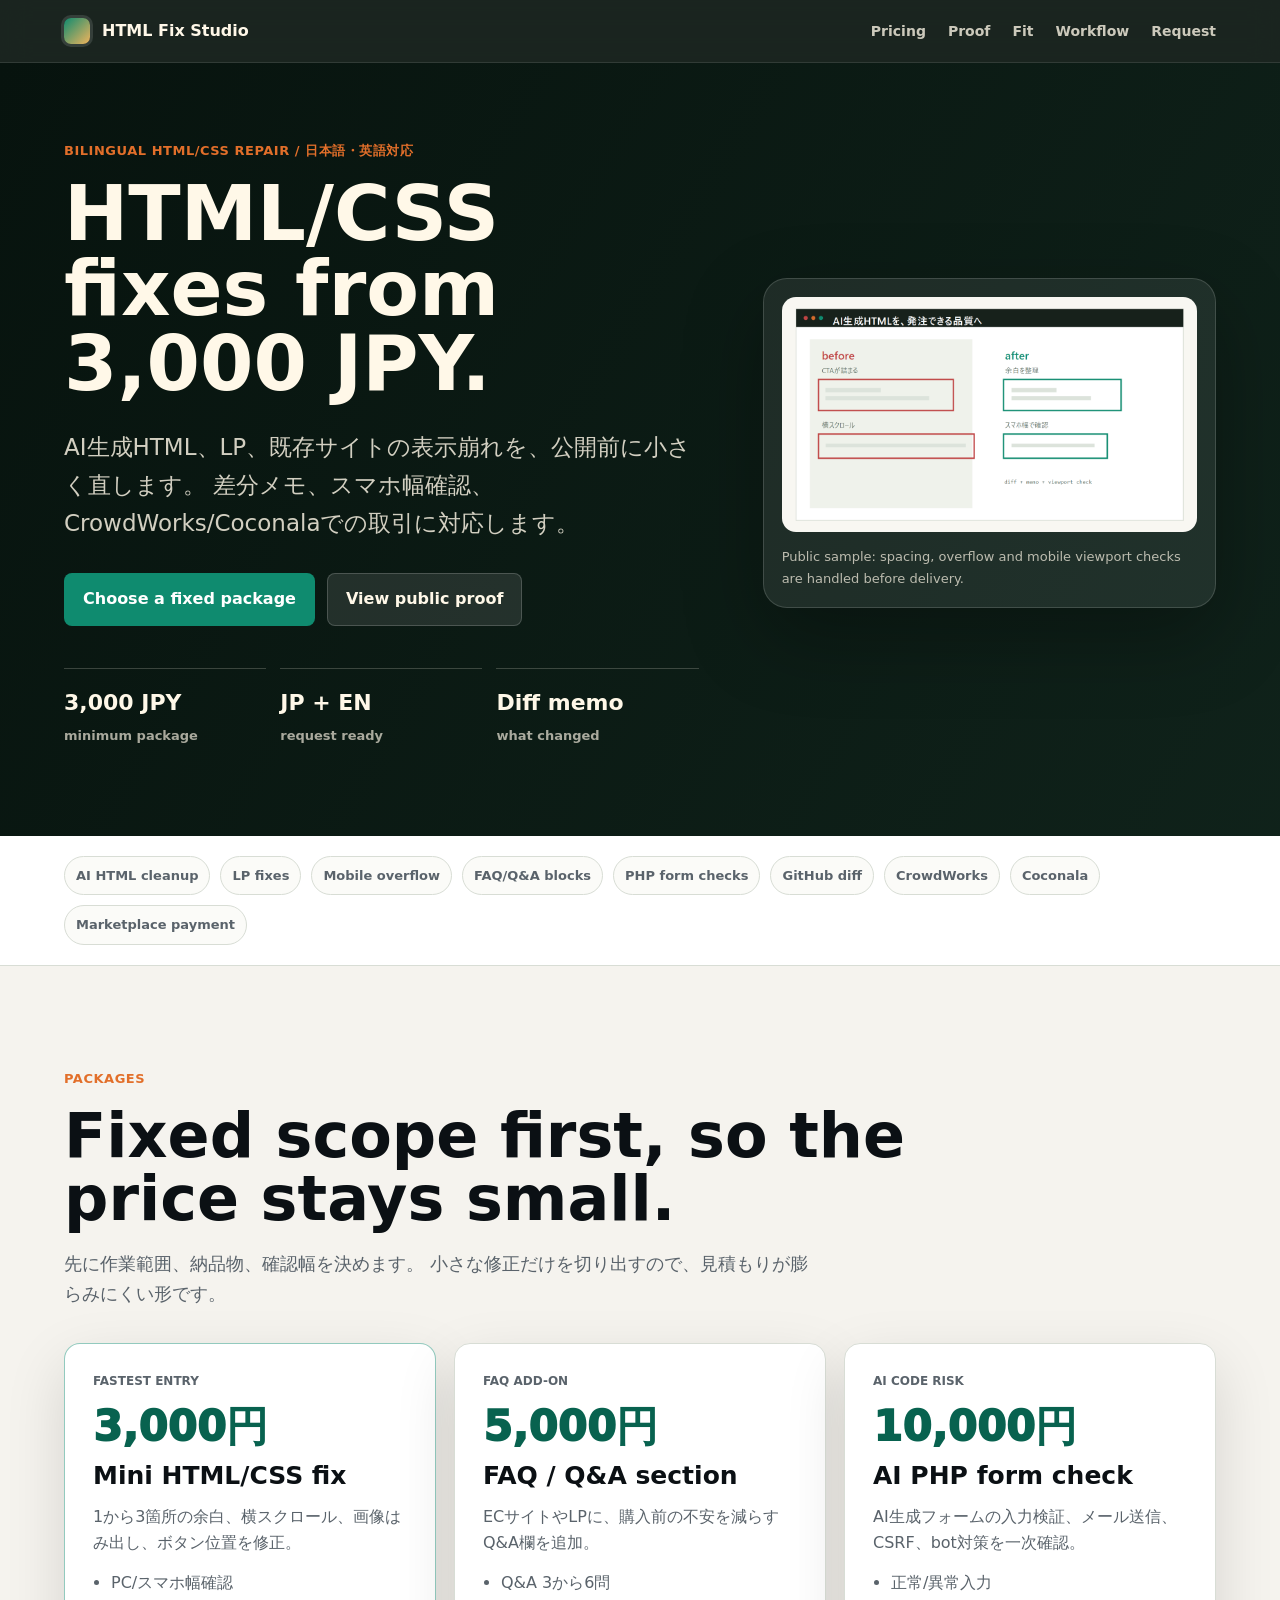
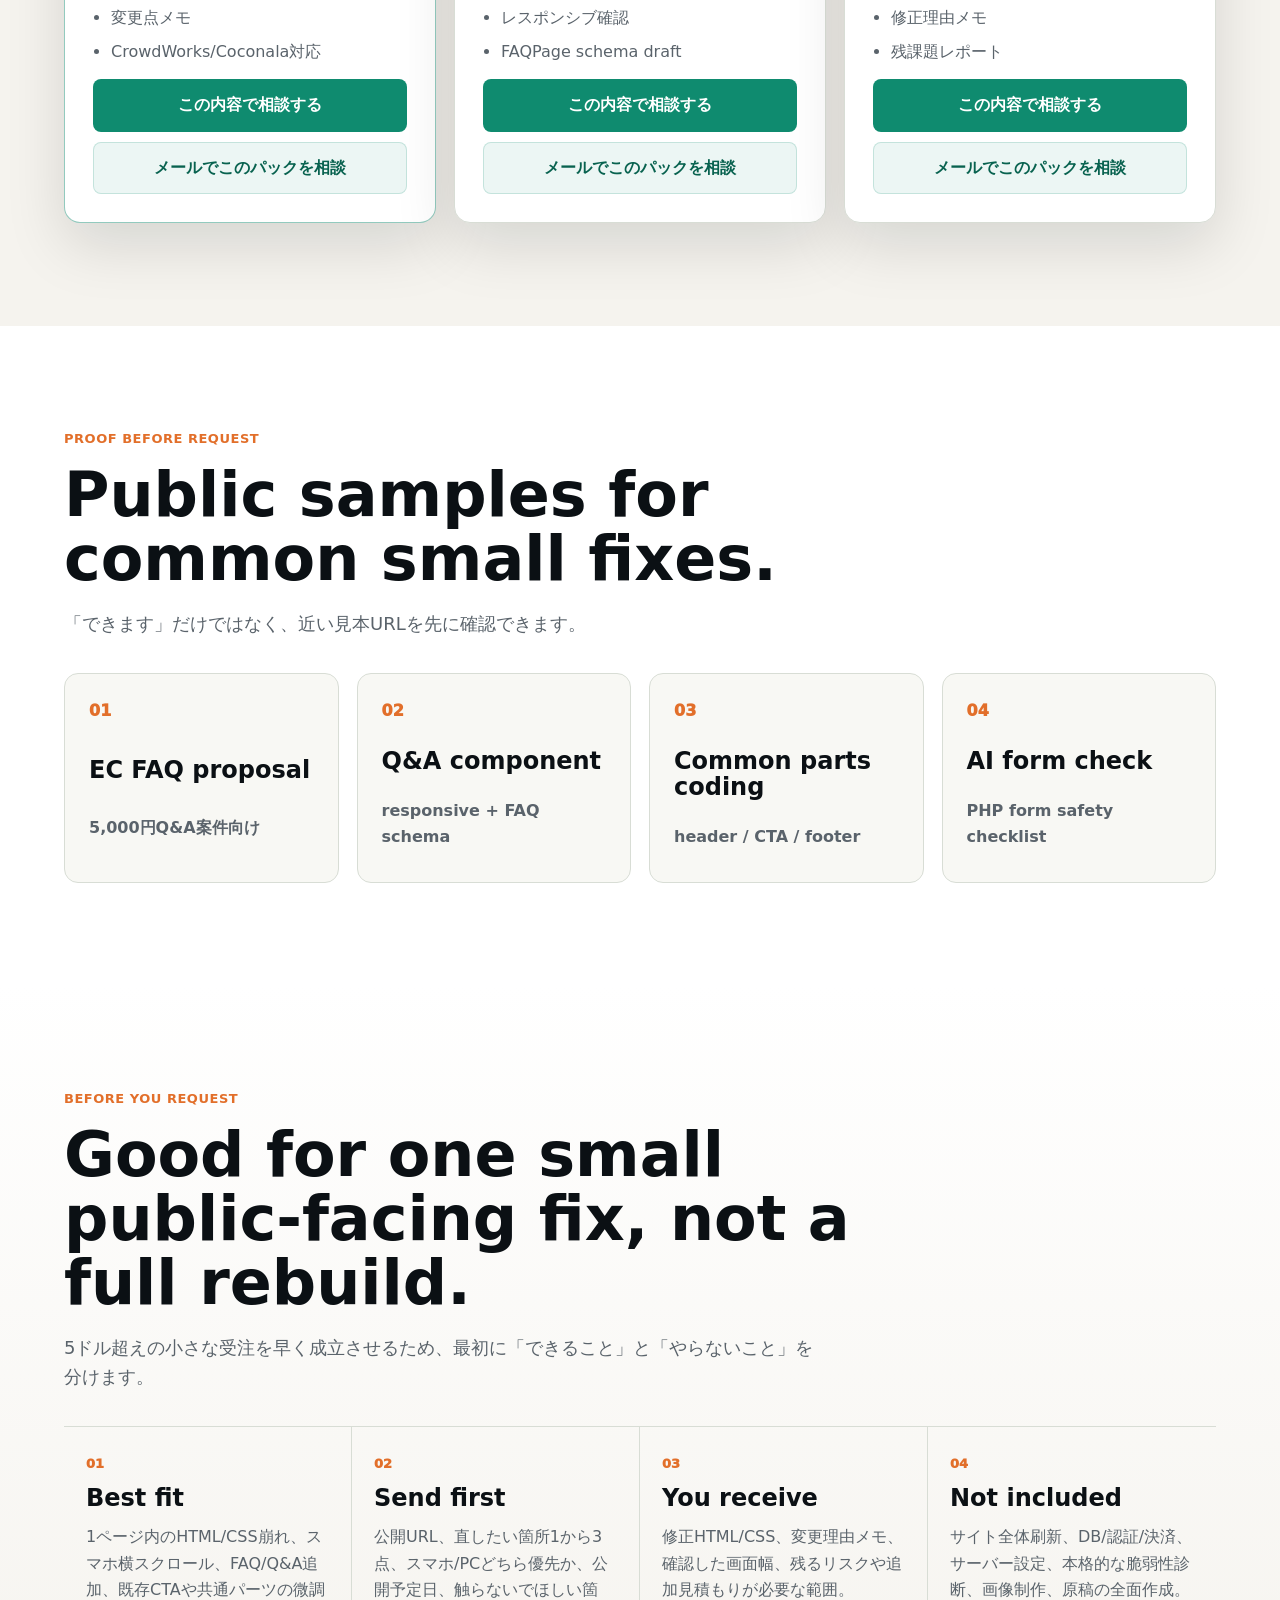
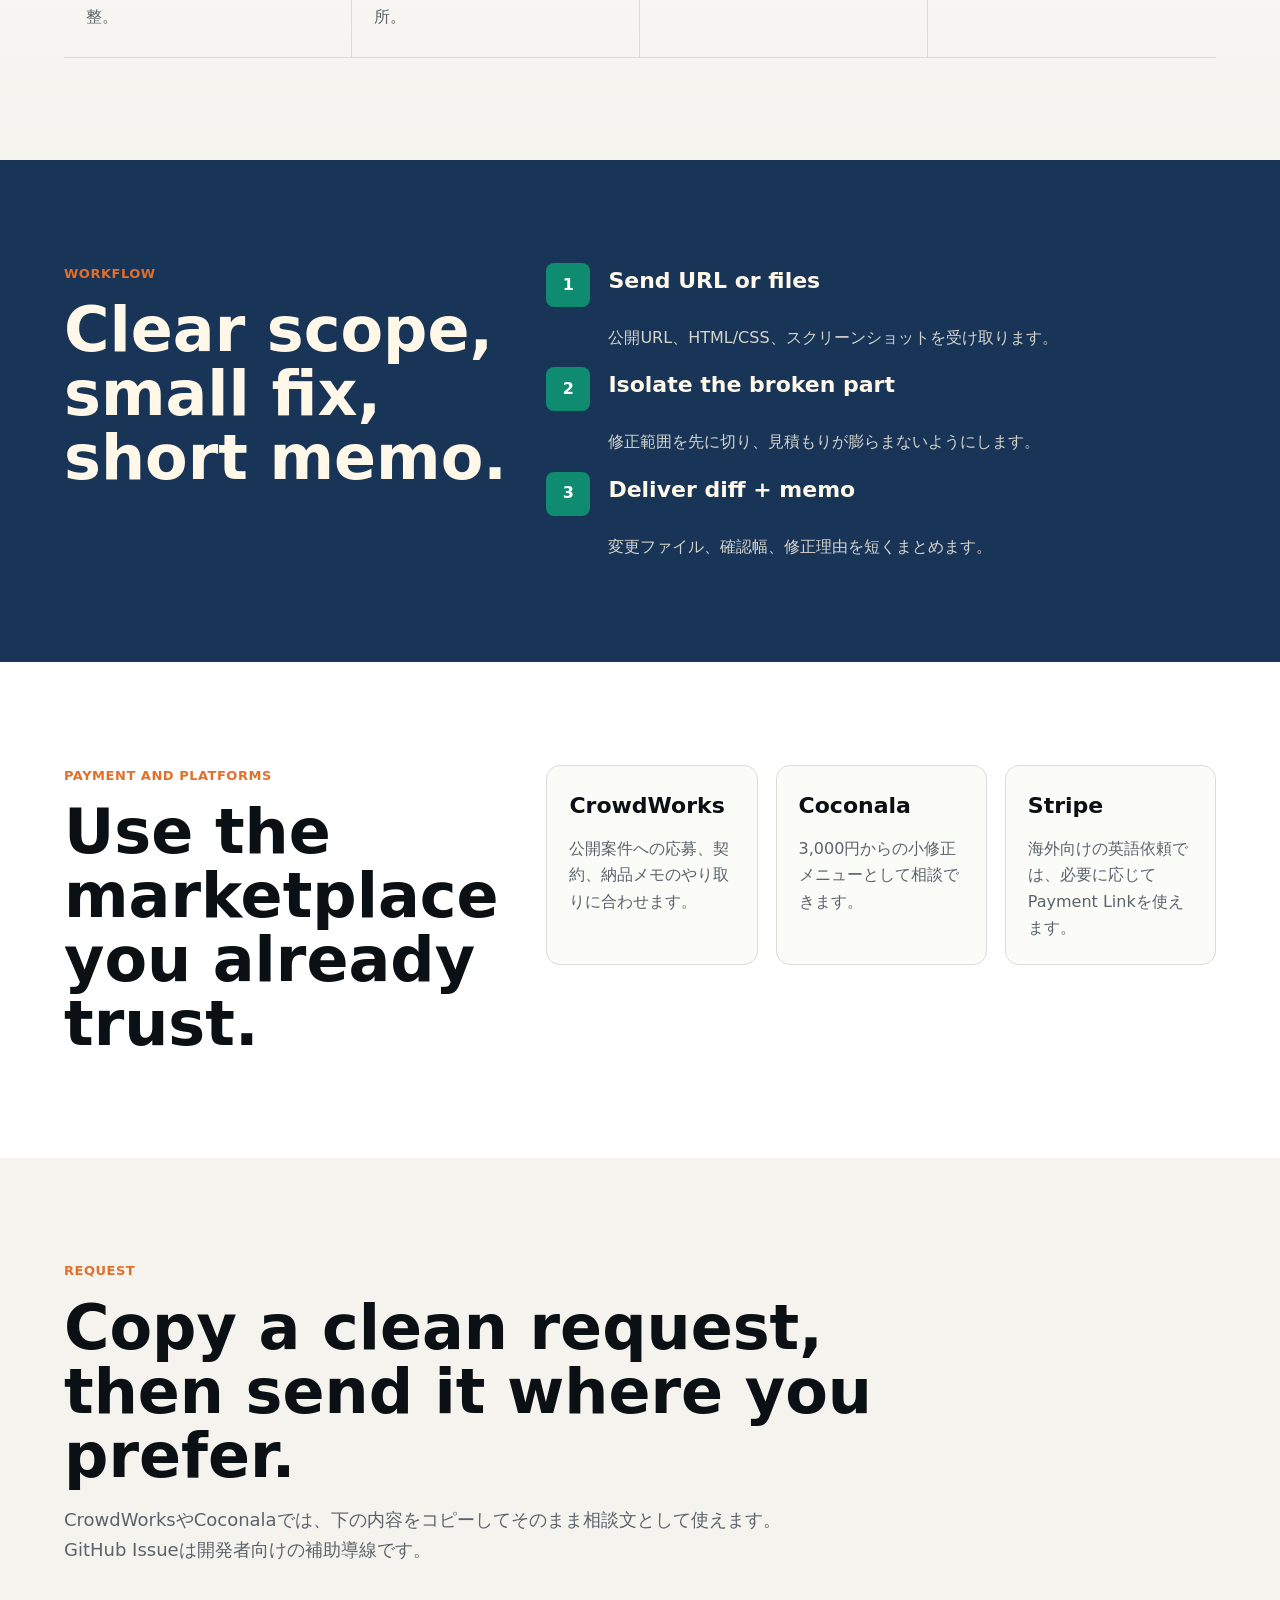
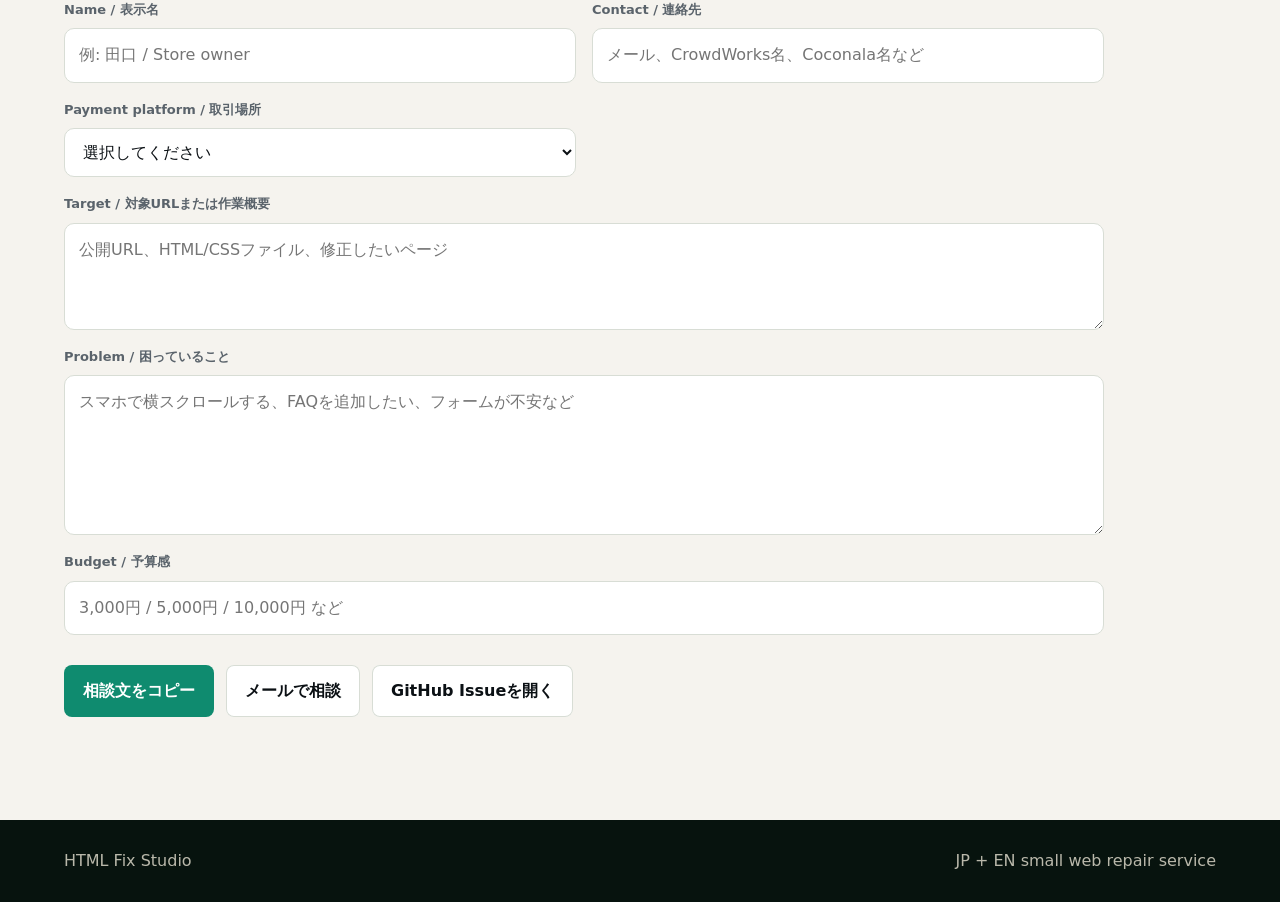
<file: index.html>
<!doctype html>
<html lang="ja">
  <head>
    <meta charset="utf-8" />
    <meta name="viewport" content="width=device-width, initial-scale=1" />
    <title>HTML Fix Studio | 3,000円からのHTML/CSS小修正 / JP + EN</title>
    <meta
      name="description"
      content="AI生成HTML、LP、既存サイトのHTML/CSS崩れを英日対応で修正します。初回3,000円から。差分メモ、スマホ確認、CrowdWorks/Coconala/Stripe対応。"
    />
    <link rel="canonical" href="https://part676392.github.io/ai-html-fix-service-site/" />
    <meta property="og:title" content="HTML Fix Studio | 3,000円からのHTML/CSS小修正 / JP + EN" />
    <meta
      property="og:description"
      content="AI生成HTMLや既存LPの崩れを、差分メモつきで小さく修正。3,000円から、英語依頼にも対応。"
    />
    <meta property="og:type" content="website" />
    <meta property="og:url" content="https://part676392.github.io/ai-html-fix-service-site/" />
    <meta property="og:image" content="https://part676392.github.io/ai-html-fix-service-site/assets/service-hero.png" />
    <meta property="og:site_name" content="HTML Fix Studio" />
    <meta name="twitter:card" content="summary_large_image" />
    <meta name="twitter:title" content="HTML Fix Studio | 3,000円からのHTML/CSS小修正 / JP + EN" />
    <meta
      name="twitter:description"
      content="初回3,000円から。HTML/CSS崩れ、FAQ追加、AI生成フォーム確認を英日対応で修正します。"
    />
    <meta name="twitter:image" content="https://part676392.github.io/ai-html-fix-service-site/assets/service-hero.png" />
    <link
      rel="icon"
      href='data:image/svg+xml,<svg xmlns="http://www.w3.org/2000/svg" viewBox="0 0 32 32"><rect x="5" y="7" width="22" height="18" rx="4" fill="%230f8b6f"/><path d="M10 14h12M10 18h8" stroke="white" stroke-width="2" stroke-linecap="round"/></svg>'
    />
    <link rel="stylesheet" href="./styles.css" />
    <script defer src="./app.js"></script>
    <script type="application/ld+json">
      {
        "@context": "https://schema.org",
        "@type": "ProfessionalService",
        "name": "HTML Fix Studio",
        "url": "https://part676392.github.io/ai-html-fix-service-site/",
        "description": "AI生成HTML、LP、既存サイトのHTML/CSS崩れを英日対応で差分つき修正する小規模Web修正サービス。",
        "areaServed": ["JP", "Worldwide"],
        "availableLanguage": ["ja", "en"],
        "offers": [
          {
            "@type": "Offer",
            "name": "Mini HTML/CSS fix",
            "price": "3000",
            "priceCurrency": "JPY",
            "description": "1から3箇所の軽微なHTML/CSS修正、PC/スマホ幅の表示確認、変更点メモ。"
          },
          {
            "@type": "Offer",
            "name": "FAQ/Q&A section",
            "price": "5000",
            "priceCurrency": "JPY",
            "description": "ECサイトやLPへのQ&A/FAQ欄追加、レスポンシブ確認、必要に応じたFAQPage構造化データたたき台。"
          },
          {
            "@type": "Offer",
            "name": "AI generated PHP form check",
            "price": "10000",
            "priceCurrency": "JPY",
            "description": "AI生成PHPフォームの入力検証、メール送信、CSRF、bot対策などの小規模な一次確認。"
          }
        ]
      }
    </script>
  </head>
  <body>
    <header class="topbar">
      <a class="brand" href="#top" aria-label="ページ先頭へ">
        <span class="brand-mark" aria-hidden="true"></span>
        <span>HTML Fix Studio</span>
      </a>
      <nav aria-label="主要ナビゲーション">
        <a href="#packages">Pricing</a>
        <a href="#proof">Proof</a>
        <a href="#fit">Fit</a>
        <a href="#workflow">Workflow</a>
        <a href="#request">Request</a>
      </nav>
    </header>

    <main id="top">
      <section class="hero" aria-label="HTML Fix Studio">
        <div class="hero-copy">
          <p class="eyebrow">Bilingual HTML/CSS repair / 日本語・英語対応</p>
          <h1>HTML/CSS fixes from 3,000 JPY.</h1>
          <p class="lede">
            AI生成HTML、LP、既存サイトの表示崩れを、公開前に小さく直します。
            差分メモ、スマホ幅確認、CrowdWorks/Coconalaでの取引に対応します。
          </p>
          <div class="hero-actions" aria-label="依頼導線">
            <a class="button primary" href="#packages">Choose a fixed package</a>
            <a class="button secondary" href="#proof">View public proof</a>
          </div>
          <dl class="hero-metrics" aria-label="サービス概要">
            <div>
              <dt>3,000 JPY</dt>
              <dd>minimum package</dd>
            </div>
            <div>
              <dt>JP + EN</dt>
              <dd>request ready</dd>
            </div>
            <div>
              <dt>Diff memo</dt>
              <dd>what changed</dd>
            </div>
          </dl>
        </div>
        <figure class="hero-visual">
          <img src="./assets/service-hero.png" alt="AI生成HTMLの修正前後を示すbefore/after図" />
          <figcaption>
            Public sample: spacing, overflow and mobile viewport checks are handled before delivery.
          </figcaption>
        </figure>
      </section>

      <section class="market-strip" aria-label="対応できる仕事">
        <span>AI HTML cleanup</span>
        <span>LP fixes</span>
        <span>Mobile overflow</span>
        <span>FAQ/Q&A blocks</span>
        <span>PHP form checks</span>
        <span>GitHub diff</span>
        <span>CrowdWorks</span>
        <span>Coconala</span>
        <span>Marketplace payment</span>
      </section>

      <section id="packages" class="section package-section" aria-label="定額パック">
        <div class="section-head">
          <p class="eyebrow">Packages</p>
          <h2>Fixed scope first, so the price stays small.</h2>
          <p>
            先に作業範囲、納品物、確認幅を決めます。
            小さな修正だけを切り出すので、見積もりが膨らみにくい形です。
          </p>
        </div>
        <div class="package-grid">
          <article class="package-card featured">
            <p class="package-kicker">Fastest entry</p>
            <span class="package-price">3,000円</span>
            <h3>Mini HTML/CSS fix</h3>
            <p>1から3箇所の余白、横スクロール、画像はみ出し、ボタン位置を修正。</p>
            <ul>
              <li>PC/スマホ幅確認</li>
              <li>変更点メモ</li>
              <li>CrowdWorks/Coconala対応</li>
            </ul>
            <button class="button primary" type="button" data-package="mini">この内容で相談する</button>
            <a
              class="button email-package"
              href="mailto:part676392@gmail.com?subject=Mini%20HTML%2FCSS%20fix%20request&body=Mini%20HTML%2FCSS%20fix%20%283%2C000%20JPY%29%20%E3%82%92%E7%9B%B8%E8%AB%87%E3%81%97%E3%81%9F%E3%81%84%E3%81%A7%E3%81%99%E3%80%82%0A%0A%E5%AF%BE%E8%B1%A1URL%3A%0A%E5%9B%B0%E3%81%A3%E3%81%A6%E3%81%84%E3%82%8B%E3%81%93%E3%81%A8%3A%0A%E5%84%AA%E5%85%88%E7%94%BB%E9%9D%A2%E5%B9%85%28SP%2FPC%29%3A%0A%E5%85%AC%E9%96%8B%E4%BA%88%E5%AE%9A%E6%97%A5%3A"
            >メールでこのパックを相談</a>
          </article>
          <article class="package-card">
            <p class="package-kicker">FAQ add-on</p>
            <span class="package-price">5,000円</span>
            <h3>FAQ / Q&A section</h3>
            <p>ECサイトやLPに、購入前の不安を減らすQ&A欄を追加。</p>
            <ul>
              <li>Q&A 3から6問</li>
              <li>レスポンシブ確認</li>
              <li>FAQPage schema draft</li>
            </ul>
            <button class="button primary" type="button" data-package="faq">この内容で相談する</button>
            <a
              class="button email-package"
              href="mailto:part676392@gmail.com?subject=FAQ%20%2F%20Q%26A%20section%20request&body=FAQ%20%2F%20Q%26A%20section%20%285%2C000%20JPY%29%20%E3%82%92%E7%9B%B8%E8%AB%87%E3%81%97%E3%81%9F%E3%81%84%E3%81%A7%E3%81%99%E3%80%82%0A%0A%E5%AF%BE%E8%B1%A1URL%3A%0AQ%26A%E3%81%AE%E6%95%B0%28%E7%9B%AE%E5%AE%89%29%3A%0A%E5%84%AA%E5%85%88%E7%94%BB%E9%9D%A2%E5%B9%85%28SP%2FPC%29%3A%0A%E5%85%AC%E9%96%8B%E4%BA%88%E5%AE%9A%E6%97%A5%3A"
            >メールでこのパックを相談</a>
          </article>
          <article class="package-card">
            <p class="package-kicker">AI code risk</p>
            <span class="package-price">10,000円</span>
            <h3>AI PHP form check</h3>
            <p>AI生成フォームの入力検証、メール送信、CSRF、bot対策を一次確認。</p>
            <ul>
              <li>正常/異常入力</li>
              <li>修正理由メモ</li>
              <li>残課題レポート</li>
            </ul>
            <button class="button primary" type="button" data-package="form">この内容で相談する</button>
            <a
              class="button email-package"
              href="mailto:part676392@gmail.com?subject=AI%20PHP%20form%20check%20request&body=AI%20PHP%20form%20check%20%2810%2C000%20JPY%29%20%E3%82%92%E7%9B%B8%E8%AB%87%E3%81%97%E3%81%9F%E3%81%84%E3%81%A7%E3%81%99%E3%80%82%0A%0A%E5%AF%BE%E8%B1%A1URL%2F%E3%83%95%E3%82%A1%E3%82%A4%E3%83%AB%3A%0A%E5%85%A5%E5%8A%9B%E9%A0%85%E7%9B%AE%E6%95%B0%3A%0A%E5%84%AA%E5%85%88%E3%81%97%E3%81%A6%E7%A2%BA%E8%AA%8D%E3%81%97%E3%81%9F%E3%81%84%E7%82%B9%3A%0A%E5%85%AC%E9%96%8B%E4%BA%88%E5%AE%9A%E6%97%A5%3A"
            >メールでこのパックを相談</a>
          </article>
        </div>
      </section>

      <section id="proof" class="section proof-section">
        <div class="section-head">
          <p class="eyebrow">Proof before request</p>
          <h2>Public samples for common small fixes.</h2>
          <p>「できます」だけではなく、近い見本URLを先に確認できます。</p>
        </div>
        <div class="proof-grid">
          <a class="proof-link" href="./samples/ec-faq-proposal.html">
            <span>01</span>
            <strong>EC FAQ proposal</strong>
            <em>5,000円Q&A案件向け</em>
          </a>
          <a class="proof-link" href="./samples/ec-qa-section.html">
            <span>02</span>
            <strong>Q&A component</strong>
            <em>responsive + FAQ schema</em>
          </a>
          <a class="proof-link" href="./samples/common-parts-coding-sample.html">
            <span>03</span>
            <strong>Common parts coding</strong>
            <em>header / CTA / footer</em>
          </a>
          <a class="proof-link" href="./samples/php-form-security-checklist.html">
            <span>04</span>
            <strong>AI form check</strong>
            <em>PHP form safety checklist</em>
          </a>
        </div>
      </section>

      <section id="fit" class="section fit-section" aria-label="依頼前チェック">
        <div class="section-head">
          <p class="eyebrow">Before you request</p>
          <h2>Good for one small public-facing fix, not a full rebuild.</h2>
          <p>
            5ドル超えの小さな受注を早く成立させるため、最初に「できること」と「やらないこと」を分けます。
          </p>
        </div>
        <div class="fit-grid">
          <article>
            <span>01</span>
            <h3>Best fit</h3>
            <p>1ページ内のHTML/CSS崩れ、スマホ横スクロール、FAQ/Q&A追加、既存CTAや共通パーツの微調整。</p>
          </article>
          <article>
            <span>02</span>
            <h3>Send first</h3>
            <p>公開URL、直したい箇所1から3点、スマホ/PCどちら優先か、公開予定日、触らないでほしい箇所。</p>
          </article>
          <article>
            <span>03</span>
            <h3>You receive</h3>
            <p>修正HTML/CSS、変更理由メモ、確認した画面幅、残るリスクや追加見積もりが必要な範囲。</p>
          </article>
          <article>
            <span>04</span>
            <h3>Not included</h3>
            <p>サイト全体刷新、DB/認証/決済、サーバー設定、本格的な脆弱性診断、画像制作、原稿の全面作成。</p>
          </article>
        </div>
      </section>

      <section id="workflow" class="section workflow-section">
        <div class="workflow-panel">
          <div>
            <p class="eyebrow">Workflow</p>
            <h2>Clear scope, small fix, short memo.</h2>
          </div>
          <ol class="workflow-list">
            <li><strong>Send URL or files</strong><span>公開URL、HTML/CSS、スクリーンショットを受け取ります。</span></li>
            <li><strong>Isolate the broken part</strong><span>修正範囲を先に切り、見積もりが膨らまないようにします。</span></li>
            <li><strong>Deliver diff + memo</strong><span>変更ファイル、確認幅、修正理由を短くまとめます。</span></li>
          </ol>
        </div>
      </section>

      <section class="section trust-section" aria-label="取引方法">
        <div>
          <p class="eyebrow">Payment and platforms</p>
          <h2>Use the marketplace you already trust.</h2>
        </div>
        <div class="trust-grid">
          <article>
            <strong>CrowdWorks</strong>
            <p>公開案件への応募、契約、納品メモのやり取りに合わせます。</p>
          </article>
          <article>
            <strong>Coconala</strong>
            <p>3,000円からの小修正メニューとして相談できます。</p>
          </article>
          <article>
            <strong>Stripe</strong>
            <p>海外向けの英語依頼では、必要に応じてPayment Linkを使えます。</p>
          </article>
        </div>
      </section>

      <section id="request" class="section request">
        <div class="section-head">
          <p class="eyebrow">Request</p>
          <h2>Copy a clean request, then send it where you prefer.</h2>
          <p>
            CrowdWorksやCoconalaでは、下の内容をコピーしてそのまま相談文として使えます。
            GitHub Issueは開発者向けの補助導線です。
          </p>
        </div>

        <form id="estimateForm" class="estimate-form">
          <label>
            <span>Name / 表示名</span>
            <input name="name" autocomplete="name" placeholder="例: 田口 / Store owner" />
          </label>
          <label>
            <span>Contact / 連絡先</span>
            <input name="contact" autocomplete="email" placeholder="メール、CrowdWorks名、Coconala名など" />
          </label>
          <label>
            <span>Payment platform / 取引場所</span>
            <select name="platform">
              <option value="">選択してください</option>
              <option>クラウドワークス</option>
              <option>ココナラ</option>
              <option>Stripe payment link</option>
              <option>その他</option>
            </select>
          </label>
          <label>
            <span>Target / 対象URLまたは作業概要</span>
            <textarea name="target" rows="3" placeholder="公開URL、HTML/CSSファイル、修正したいページ"></textarea>
          </label>
          <label>
            <span>Problem / 困っていること</span>
            <textarea name="problem" rows="5" placeholder="スマホで横スクロールする、FAQを追加したい、フォームが不安など"></textarea>
          </label>
          <label>
            <span>Budget / 予算感</span>
            <input name="budget" placeholder="3,000円 / 5,000円 / 10,000円 など" />
          </label>
        </form>

        <div class="request-actions">
          <button id="copyEstimate" class="button primary" type="button">相談文をコピー</button>
          <a id="emailEstimate" class="button secondary" href="mailto:part676392@gmail.com">メールで相談</a>
          <a id="openEstimateIssue" class="button secondary" href="https://github.com/part676392/ai-html-fix-service-site/issues/new?template=request.md">GitHub Issueを開く</a>
        </div>
      </section>
    </main>

    <footer>
      <span>HTML Fix Studio</span>
      <span>JP + EN small web repair service</span>
    </footer>
  </body>
</html>
</file>
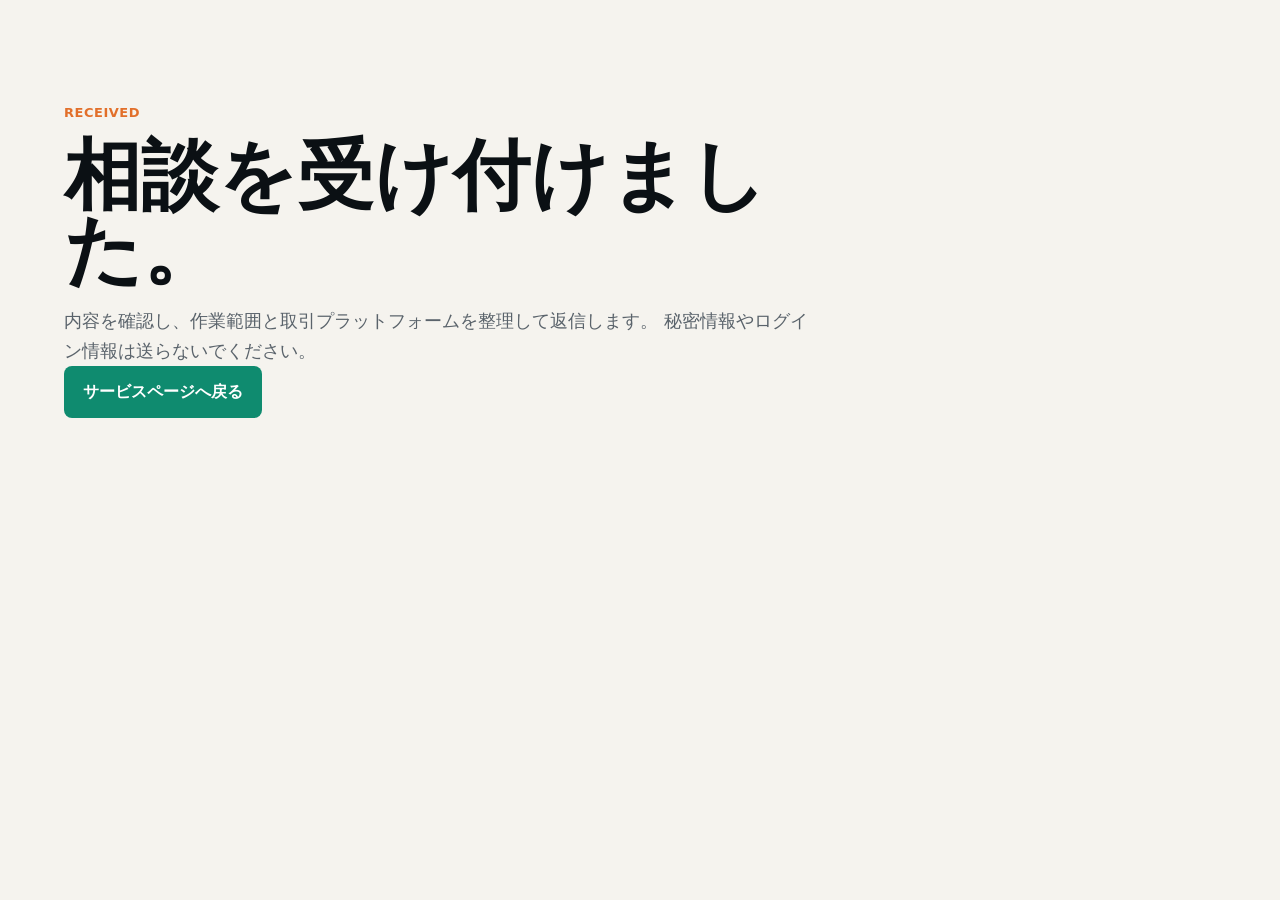
<file: thank-you.html>
<!doctype html>
<html lang="ja">
  <head>
    <meta charset="utf-8" />
    <meta name="viewport" content="width=device-width, initial-scale=1" />
    <title>相談を受け付けました</title>
    <link rel="stylesheet" href="./styles.css" />
  </head>
  <body>
    <main class="section">
      <div class="section-head">
        <p class="eyebrow">Received</p>
        <h1>相談を受け付けました。</h1>
        <p>
          内容を確認し、作業範囲と取引プラットフォームを整理して返信します。
          秘密情報やログイン情報は送らないでください。
        </p>
        <a class="button primary" href="./">サービスページへ戻る</a>
      </div>
    </main>
  </body>
</html>
</file>
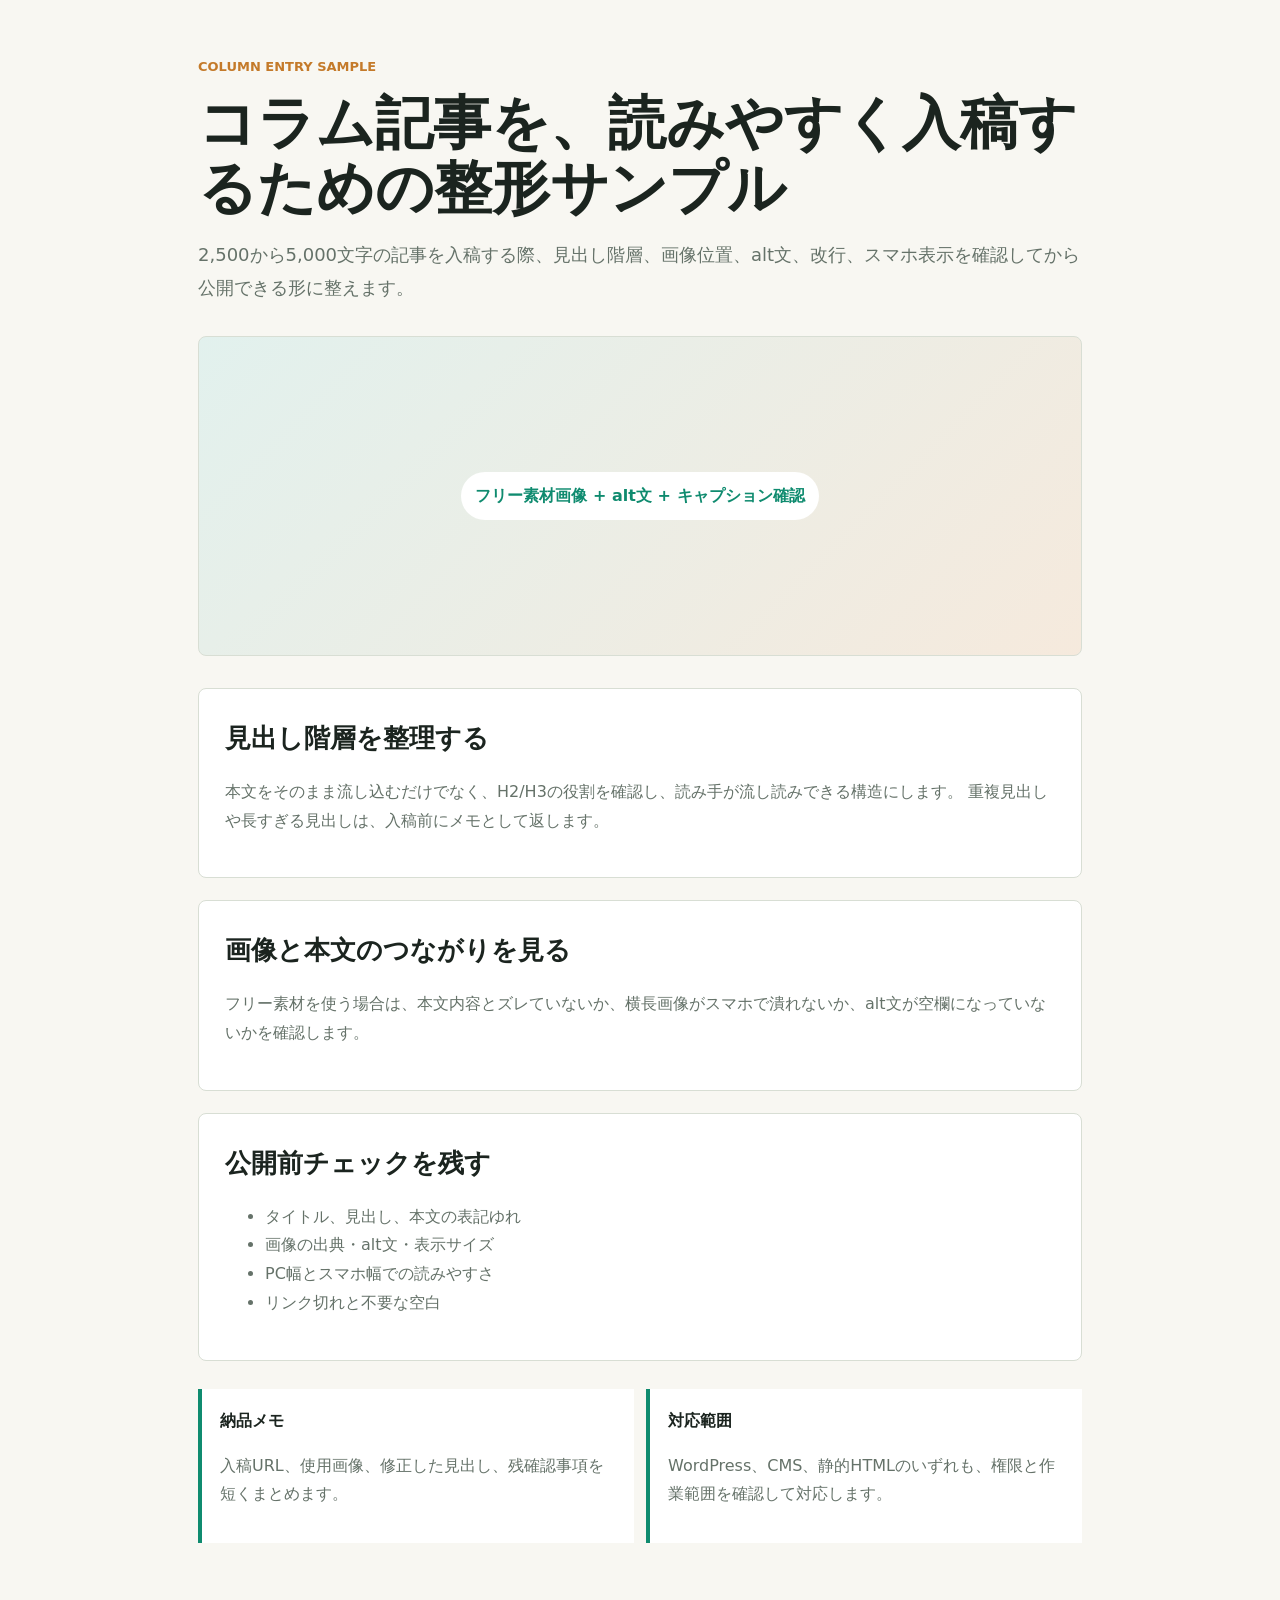
<file: samples/column-entry-sample.html>
<!doctype html>
<html lang="ja">
  <head>
    <meta charset="utf-8" />
    <meta name="viewport" content="width=device-width, initial-scale=1" />
    <title>コラム記事入稿サンプル</title>
    <meta
      name="description"
      content="WebメディアやECサイトのコラム記事を、見出し・画像・読みやすさを整えて入稿するサンプルです。"
    />
    <style>
      :root {
        --ink: #1b241f;
        --muted: #657269;
        --line: #d8ded4;
        --paper: #f8f7f2;
        --panel: #ffffff;
        --accent: #0f8b6f;
        --gold: #c47a2a;
      }

      * {
        box-sizing: border-box;
      }

      body {
        margin: 0;
        color: var(--ink);
        background: var(--paper);
        font-family:
          system-ui,
          -apple-system,
          BlinkMacSystemFont,
          "Segoe UI",
          sans-serif;
        line-height: 1.8;
      }

      .article-shell {
        max-width: 920px;
        margin: 0 auto;
        padding: 42px 18px 72px;
      }

      .meta {
        color: var(--gold);
        font-size: 13px;
        font-weight: 800;
      }

      h1 {
        margin: 10px 0 18px;
        font-size: clamp(32px, 6vw, 58px);
        line-height: 1.12;
        letter-spacing: 0;
      }

      .lead {
        color: var(--muted);
        font-size: 18px;
      }

      .hero-image {
        display: grid;
        place-items: center;
        min-height: 320px;
        margin: 32px 0;
        border: 1px solid var(--line);
        border-radius: 8px;
        background:
          linear-gradient(135deg, rgba(15, 139, 111, 0.12), rgba(196, 122, 42, 0.16)),
          #fff;
      }

      .hero-image span {
        padding: 10px 14px;
        border-radius: 999px;
        color: var(--accent);
        background: #ffffff;
        font-weight: 800;
      }

      .content {
        display: grid;
        gap: 22px;
      }

      section {
        padding: 26px;
        border: 1px solid var(--line);
        border-radius: 8px;
        background: var(--panel);
      }

      h2 {
        margin: 0 0 10px;
        font-size: 26px;
      }

      p,
      li {
        color: var(--muted);
      }

      .checklist {
        display: grid;
        grid-template-columns: repeat(2, minmax(0, 1fr));
        gap: 12px;
        margin-top: 28px;
      }

      .checklist div {
        padding: 18px;
        border-left: 4px solid var(--accent);
        background: #ffffff;
      }

      .checklist strong {
        display: block;
        margin-bottom: 6px;
      }

      @media (max-width: 720px) {
        .checklist {
          grid-template-columns: 1fr;
        }

        section {
          padding: 20px;
        }
      }
    </style>
  </head>
  <body>
    <main class="article-shell">
      <p class="meta">COLUMN ENTRY SAMPLE</p>
      <h1>コラム記事を、読みやすく入稿するための整形サンプル</h1>
      <p class="lead">
        2,500から5,000文字の記事を入稿する際、見出し階層、画像位置、alt文、改行、スマホ表示を確認してから公開できる形に整えます。
      </p>

      <figure class="hero-image" aria-label="フリー素材画像の配置例">
        <span>フリー素材画像 + alt文 + キャプション確認</span>
      </figure>

      <div class="content">
        <section>
          <h2>見出し階層を整理する</h2>
          <p>
            本文をそのまま流し込むだけでなく、H2/H3の役割を確認し、読み手が流し読みできる構造にします。
            重複見出しや長すぎる見出しは、入稿前にメモとして返します。
          </p>
        </section>
        <section>
          <h2>画像と本文のつながりを見る</h2>
          <p>
            フリー素材を使う場合は、本文内容とズレていないか、横長画像がスマホで潰れないか、alt文が空欄になっていないかを確認します。
          </p>
        </section>
        <section>
          <h2>公開前チェックを残す</h2>
          <ul>
            <li>タイトル、見出し、本文の表記ゆれ</li>
            <li>画像の出典・alt文・表示サイズ</li>
            <li>PC幅とスマホ幅での読みやすさ</li>
            <li>リンク切れと不要な空白</li>
          </ul>
        </section>
      </div>

      <div class="checklist" aria-label="納品メモ例">
        <div>
          <strong>納品メモ</strong>
          <p>入稿URL、使用画像、修正した見出し、残確認事項を短くまとめます。</p>
        </div>
        <div>
          <strong>対応範囲</strong>
          <p>WordPress、CMS、静的HTMLのいずれも、権限と作業範囲を確認して対応します。</p>
        </div>
      </div>
    </main>
  </body>
</html>
</file>
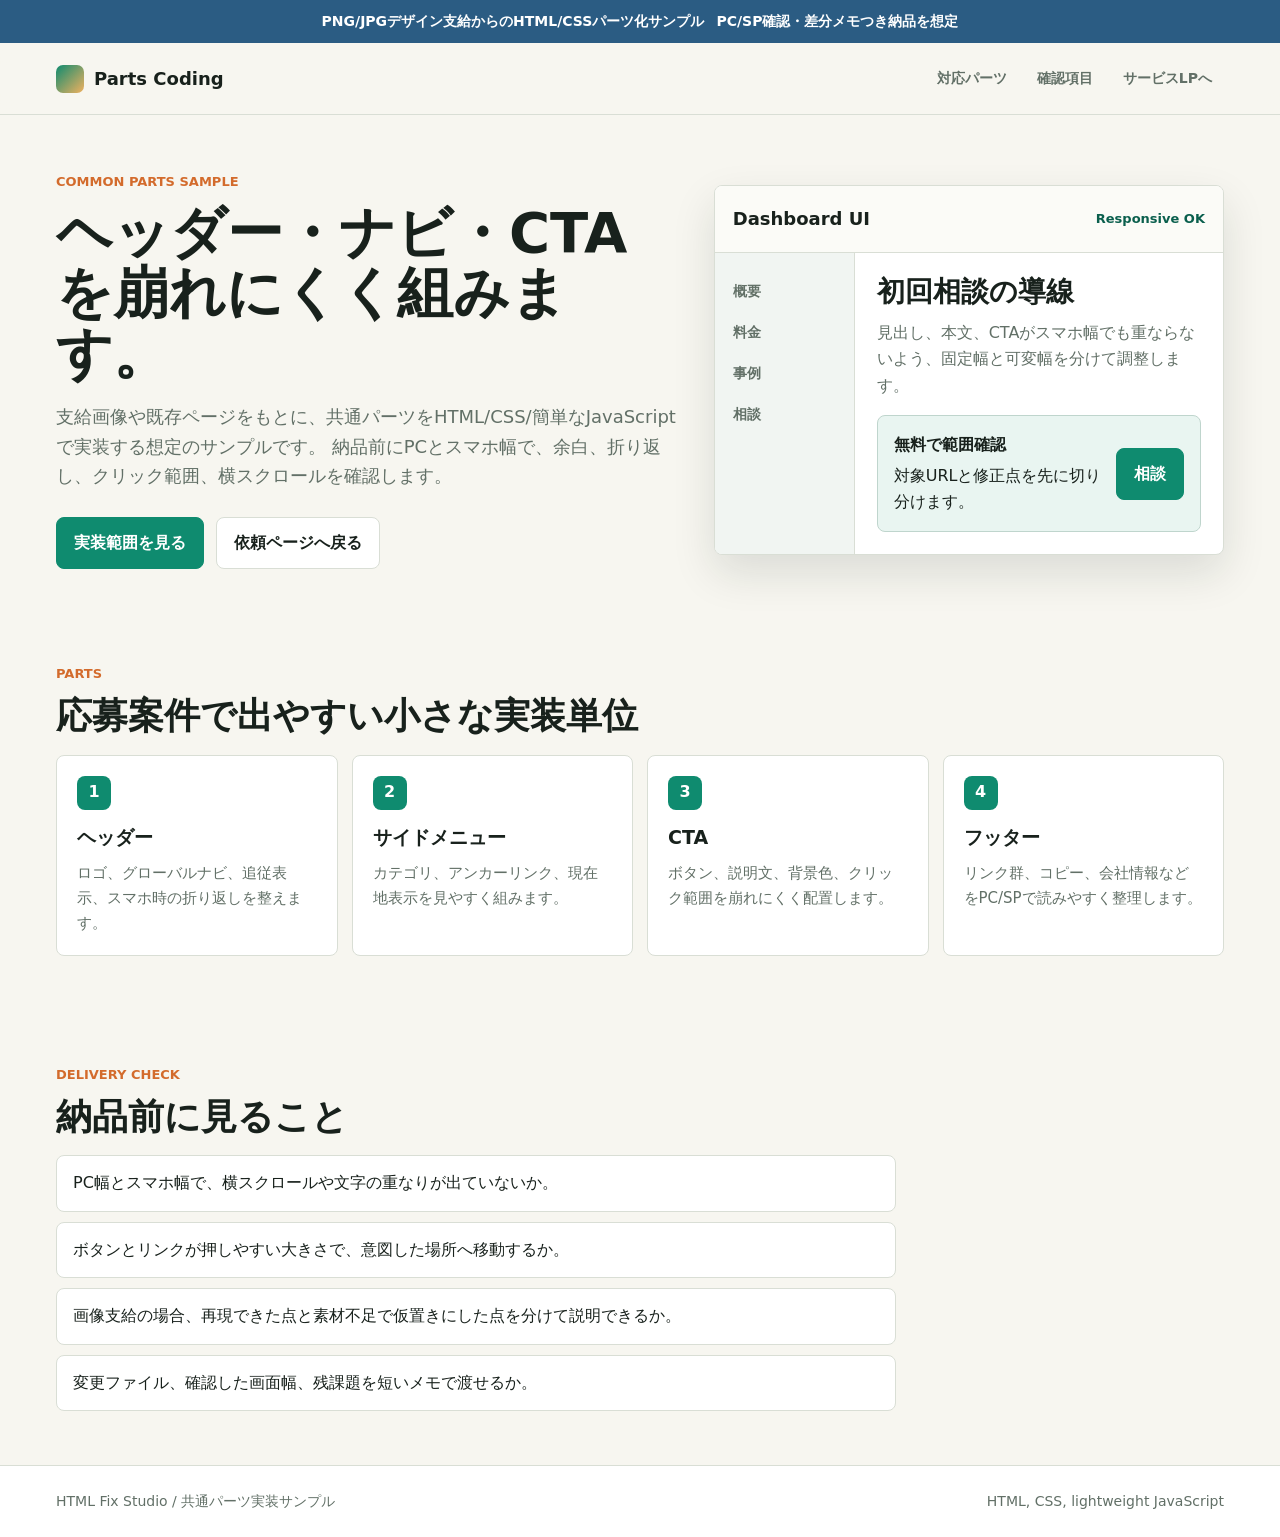
<file: samples/common-parts-coding-sample.html>
<!doctype html>
<html lang="ja">
  <head>
    <meta charset="utf-8" />
    <meta name="viewport" content="width=device-width, initial-scale=1" />
    <title>共通パーツ実装サンプル</title>
    <link
      rel="icon"
      href='data:image/svg+xml,<svg xmlns="http://www.w3.org/2000/svg" viewBox="0 0 32 32"><rect x="5" y="7" width="22" height="18" rx="4" fill="%230f8b6f"/><path d="M10 14h12M10 18h8" stroke="white" stroke-width="2" stroke-linecap="round"/></svg>'
    />
    <style>
      :root {
        --ink: #18211c;
        --muted: #627067;
        --paper: #f7f6f0;
        --panel: #ffffff;
        --line: #d9ded5;
        --accent: #0f8b6f;
        --accent-dark: #0a5f4d;
        --blue: #2b5c83;
        --warn: #d36b2c;
      }

      * {
        box-sizing: border-box;
      }

      body {
        margin: 0;
        color: var(--ink);
        background: var(--paper);
        font-family:
          system-ui,
          -apple-system,
          BlinkMacSystemFont,
          "Segoe UI",
          sans-serif;
        line-height: 1.65;
      }

      a {
        color: inherit;
      }

      .notice {
        display: flex;
        justify-content: center;
        gap: 12px;
        padding: 10px 18px;
        color: #ffffff;
        background: var(--blue);
        font-size: 14px;
        font-weight: 700;
      }

      .site-header {
        position: sticky;
        top: 0;
        z-index: 5;
        display: flex;
        align-items: center;
        justify-content: space-between;
        gap: 22px;
        padding: 16px min(5vw, 56px);
        border-bottom: 1px solid var(--line);
        background: rgba(247, 246, 240, 0.94);
        backdrop-filter: blur(12px);
      }

      .brand {
        display: inline-flex;
        align-items: center;
        gap: 10px;
        min-width: 180px;
        font-size: 18px;
        font-weight: 900;
        text-decoration: none;
      }

      .brand-mark {
        width: 28px;
        height: 28px;
        border-radius: 7px;
        background:
          linear-gradient(135deg, var(--accent), #f0b15f),
          var(--accent);
      }

      .nav {
        display: flex;
        flex-wrap: wrap;
        justify-content: flex-end;
        gap: 6px;
      }

      .nav a {
        min-height: 38px;
        padding: 8px 12px;
        border-radius: 8px;
        color: var(--muted);
        font-size: 14px;
        font-weight: 800;
        text-decoration: none;
      }

      .nav a:hover,
      .nav a:focus-visible {
        color: var(--ink);
        background: #ffffff;
        outline: 2px solid transparent;
      }

      .hero {
        display: grid;
        grid-template-columns: minmax(0, 1.1fr) minmax(300px, 0.9fr);
        gap: 34px;
        align-items: center;
        padding: 56px min(5vw, 56px) 40px;
      }

      .hero-copy {
        max-width: 700px;
      }

      .label {
        margin: 0 0 10px;
        color: var(--warn);
        font-size: 13px;
        font-weight: 900;
      }

      h1,
      h2,
      h3,
      p {
        overflow-wrap: anywhere;
      }

      h1 {
        margin: 0;
        font-size: 56px;
        line-height: 1.08;
      }

      .lead {
        max-width: 620px;
        margin: 18px 0 0;
        color: var(--muted);
        font-size: 18px;
      }

      .actions {
        display: flex;
        flex-wrap: wrap;
        gap: 12px;
        margin-top: 26px;
      }

      .button {
        display: inline-flex;
        align-items: center;
        justify-content: center;
        min-height: 46px;
        padding: 12px 17px;
        border: 1px solid var(--line);
        border-radius: 8px;
        background: #ffffff;
        font-weight: 900;
        text-decoration: none;
      }

      .button.primary {
        border-color: var(--accent);
        color: #ffffff;
        background: var(--accent);
      }

      .button.primary:hover {
        background: var(--accent-dark);
      }

      .preview-card {
        border: 1px solid var(--line);
        border-radius: 8px;
        background: #ffffff;
        box-shadow: 0 18px 44px rgba(20, 31, 25, 0.12);
        overflow: hidden;
      }

      .preview-top {
        display: flex;
        justify-content: space-between;
        align-items: center;
        gap: 12px;
        padding: 18px;
        border-bottom: 1px solid var(--line);
        background: #fbfbf7;
      }

      .preview-top strong {
        font-size: 18px;
      }

      .status {
        color: var(--accent-dark);
        font-size: 13px;
        font-weight: 900;
      }

      .preview-body {
        display: grid;
        grid-template-columns: 140px 1fr;
        min-height: 300px;
      }

      .side-menu {
        padding: 18px;
        border-right: 1px solid var(--line);
        background: #f1f5f2;
      }

      .side-menu a {
        display: block;
        padding: 9px 0;
        color: var(--muted);
        font-size: 14px;
        font-weight: 800;
        text-decoration: none;
      }

      .content {
        padding: 22px;
      }

      .content h2 {
        margin: 0 0 12px;
        font-size: 28px;
        line-height: 1.18;
      }

      .content p {
        margin: 0 0 16px;
        color: var(--muted);
      }

      .cta-box {
        display: grid;
        grid-template-columns: 1fr auto;
        gap: 14px;
        align-items: center;
        padding: 16px;
        border: 1px solid #bfd5cd;
        border-radius: 8px;
        background: #e9f5f1;
      }

      .cta-box strong {
        display: block;
        margin-bottom: 4px;
      }

      .section {
        padding: 54px min(5vw, 56px);
      }

      .section h2 {
        margin: 0 0 18px;
        font-size: 36px;
        line-height: 1.16;
      }

      .parts-grid {
        display: grid;
        grid-template-columns: repeat(4, minmax(0, 1fr));
        gap: 14px;
      }

      .part {
        min-height: 176px;
        padding: 20px;
        border: 1px solid var(--line);
        border-radius: 8px;
        background: #ffffff;
      }

      .part span {
        display: inline-flex;
        align-items: center;
        justify-content: center;
        width: 34px;
        height: 34px;
        margin-bottom: 12px;
        border-radius: 8px;
        color: #ffffff;
        background: var(--accent);
        font-weight: 900;
      }

      .part h3 {
        margin: 0 0 8px;
        font-size: 19px;
      }

      .part p {
        margin: 0;
        color: var(--muted);
        font-size: 15px;
      }

      .checklist {
        display: grid;
        gap: 10px;
        max-width: 840px;
        margin: 0;
        padding: 0;
        list-style: none;
      }

      .checklist li {
        padding: 14px 16px;
        border: 1px solid var(--line);
        border-radius: 8px;
        background: #ffffff;
      }

      .site-footer {
        display: flex;
        justify-content: space-between;
        gap: 16px;
        padding: 24px min(5vw, 56px);
        color: var(--muted);
        border-top: 1px solid var(--line);
        background: #ffffff;
        font-size: 14px;
      }

      @media (max-width: 900px) {
        .hero {
          grid-template-columns: 1fr;
        }

        .parts-grid {
          grid-template-columns: repeat(2, minmax(0, 1fr));
        }
      }

      @media (max-width: 640px) {
        .notice,
        .site-header,
        .site-footer {
          align-items: flex-start;
          flex-direction: column;
        }

        .nav {
          justify-content: flex-start;
        }

        h1 {
          font-size: 38px;
        }

        .preview-body,
        .cta-box,
        .parts-grid {
          grid-template-columns: 1fr;
        }

        .side-menu {
          border-right: 0;
          border-bottom: 1px solid var(--line);
        }
      }
    </style>
  </head>
  <body>
    <div class="notice">
      <span>PNG/JPGデザイン支給からのHTML/CSSパーツ化サンプル</span>
      <span>PC/SP確認・差分メモつき納品を想定</span>
    </div>

    <header class="site-header">
      <a class="brand" href="#top" aria-label="ページ先頭へ">
        <span class="brand-mark" aria-hidden="true"></span>
        <span>Parts Coding</span>
      </a>
      <nav class="nav" aria-label="主要メニュー">
        <a href="#parts">対応パーツ</a>
        <a href="#checks">確認項目</a>
        <a href="../">サービスLPへ</a>
      </nav>
    </header>

    <main id="top">
      <section class="hero">
        <div class="hero-copy">
          <p class="label">COMMON PARTS SAMPLE</p>
          <h1>ヘッダー・ナビ・CTAを崩れにくく組みます。</h1>
          <p class="lead">
            支給画像や既存ページをもとに、共通パーツをHTML/CSS/簡単なJavaScriptで実装する想定のサンプルです。
            納品前にPCとスマホ幅で、余白、折り返し、クリック範囲、横スクロールを確認します。
          </p>
          <div class="actions">
            <a class="button primary" href="#parts">実装範囲を見る</a>
            <a class="button" href="../">依頼ページへ戻る</a>
          </div>
        </div>

        <aside class="preview-card" aria-label="共通パーツの画面例">
          <div class="preview-top">
            <strong>Dashboard UI</strong>
            <span class="status">Responsive OK</span>
          </div>
          <div class="preview-body">
            <nav class="side-menu" aria-label="サイドメニュー例">
              <a href="#parts">概要</a>
              <a href="#parts">料金</a>
              <a href="#parts">事例</a>
              <a href="#parts">相談</a>
            </nav>
            <div class="content">
              <h2>初回相談の導線</h2>
              <p>
                見出し、本文、CTAがスマホ幅でも重ならないよう、固定幅と可変幅を分けて調整します。
              </p>
              <div class="cta-box">
                <div>
                  <strong>無料で範囲確認</strong>
                  <span>対象URLと修正点を先に切り分けます。</span>
                </div>
                <a class="button primary" href="../#request">相談</a>
              </div>
            </div>
          </div>
        </aside>
      </section>

      <section id="parts" class="section">
        <p class="label">PARTS</p>
        <h2>応募案件で出やすい小さな実装単位</h2>
        <div class="parts-grid">
          <article class="part">
            <span>1</span>
            <h3>ヘッダー</h3>
            <p>ロゴ、グローバルナビ、追従表示、スマホ時の折り返しを整えます。</p>
          </article>
          <article class="part">
            <span>2</span>
            <h3>サイドメニュー</h3>
            <p>カテゴリ、アンカーリンク、現在地表示を見やすく組みます。</p>
          </article>
          <article class="part">
            <span>3</span>
            <h3>CTA</h3>
            <p>ボタン、説明文、背景色、クリック範囲を崩れにくく配置します。</p>
          </article>
          <article class="part">
            <span>4</span>
            <h3>フッター</h3>
            <p>リンク群、コピー、会社情報などをPC/SPで読みやすく整理します。</p>
          </article>
        </div>
      </section>

      <section id="checks" class="section">
        <p class="label">DELIVERY CHECK</p>
        <h2>納品前に見ること</h2>
        <ul class="checklist">
          <li>PC幅とスマホ幅で、横スクロールや文字の重なりが出ていないか。</li>
          <li>ボタンとリンクが押しやすい大きさで、意図した場所へ移動するか。</li>
          <li>画像支給の場合、再現できた点と素材不足で仮置きにした点を分けて説明できるか。</li>
          <li>変更ファイル、確認した画面幅、残課題を短いメモで渡せるか。</li>
        </ul>
      </section>
    </main>

    <footer class="site-footer">
      <span>HTML Fix Studio / 共通パーツ実装サンプル</span>
      <span>HTML, CSS, lightweight JavaScript</span>
    </footer>
  </body>
</html>
</file>
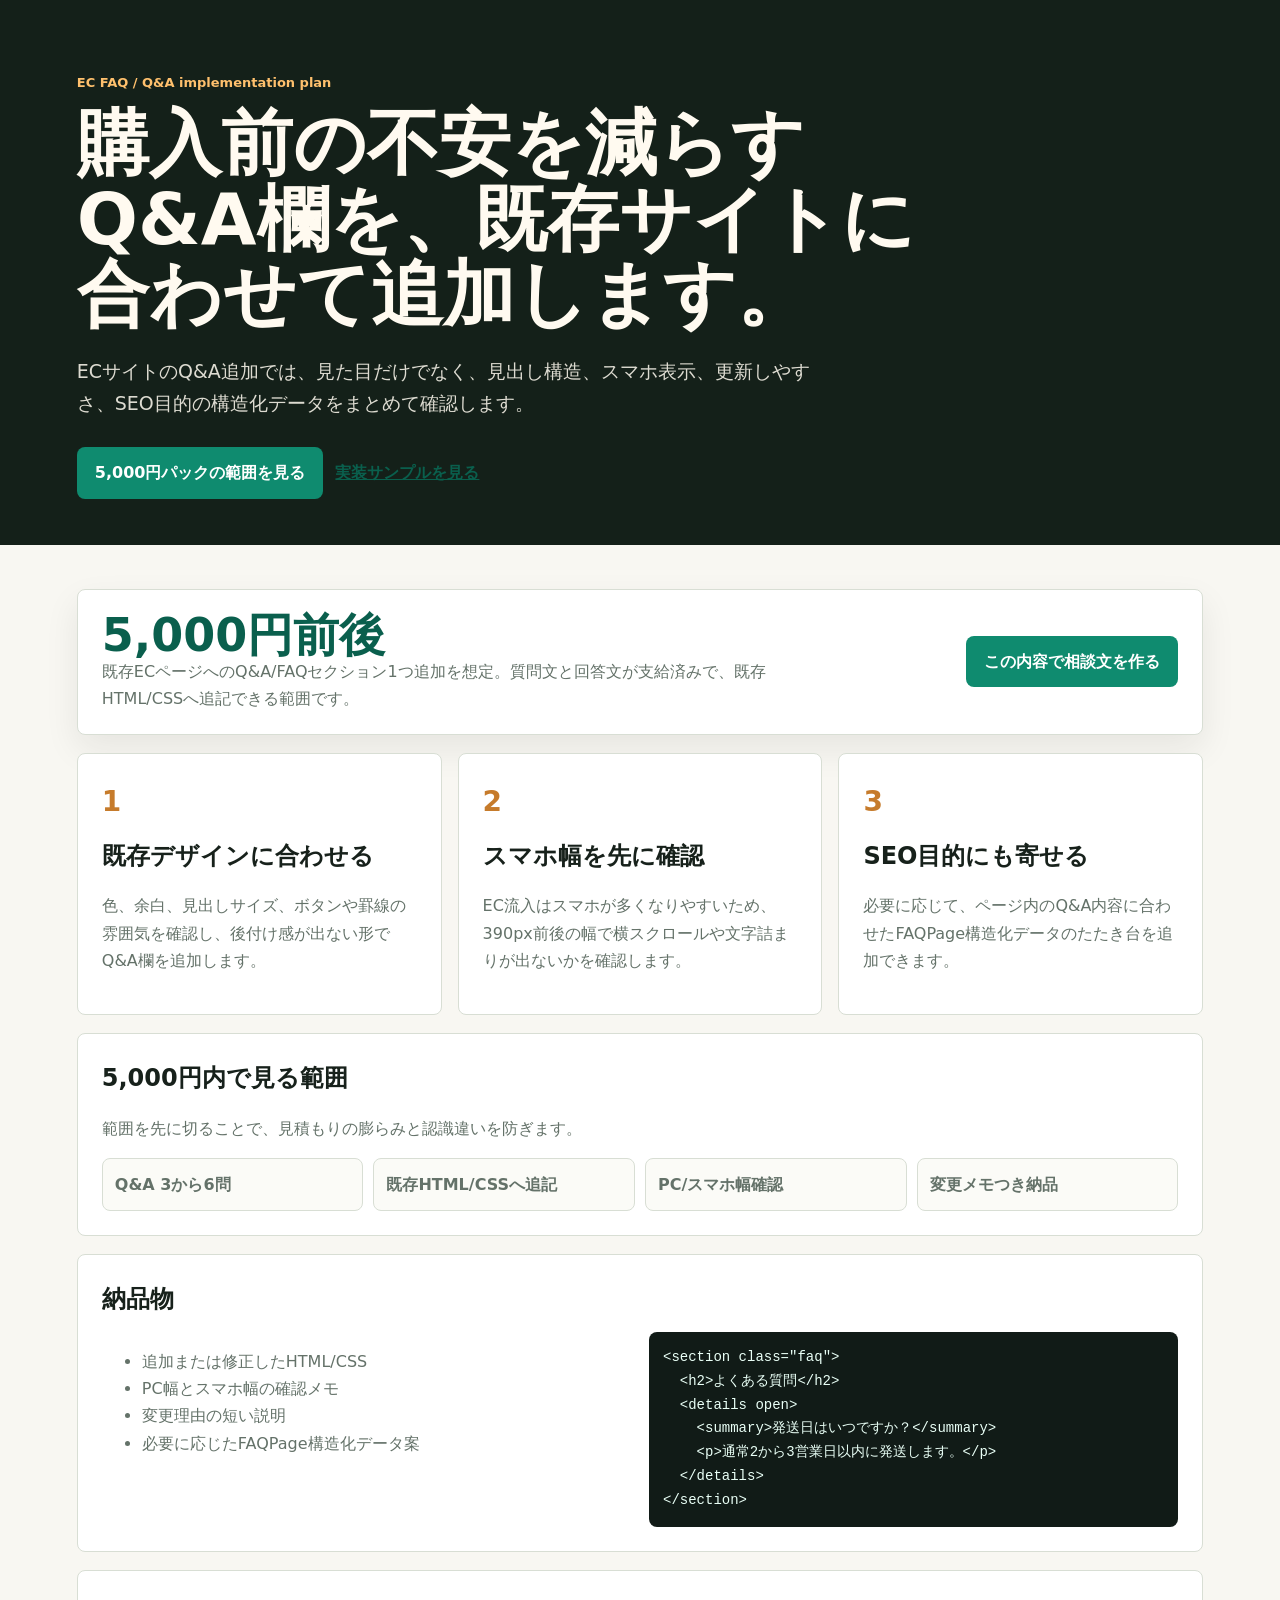
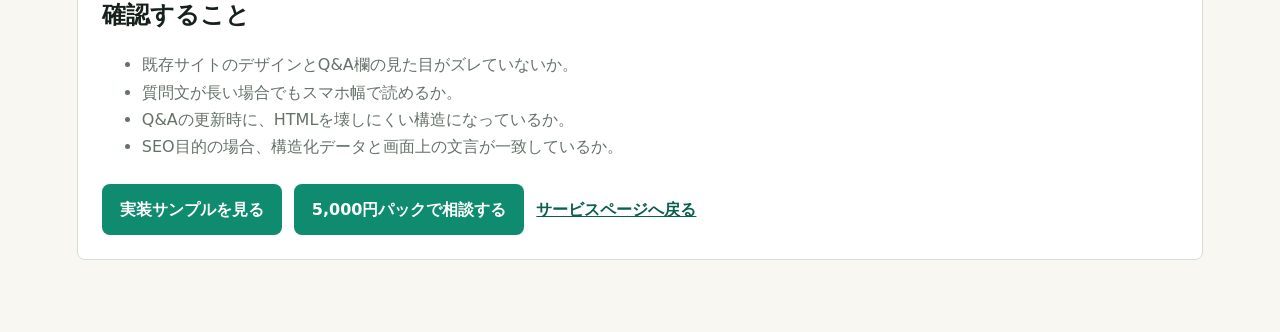
<file: samples/ec-faq-proposal.html>
<!doctype html>
<html lang="ja">
  <head>
    <meta charset="utf-8" />
    <meta name="viewport" content="width=device-width, initial-scale=1" />
    <title>ECサイト向けFAQ/Q&A追加の提案</title>
    <meta
      name="description"
      content="ECサイトにFAQ/Q&Aセクションを5,000円前後で追加する際の実装方針、納品物、確認項目をまとめた提案ページです。"
    />
    <link rel="canonical" href="https://part676392.github.io/ai-html-fix-service-site/samples/ec-faq-proposal.html" />
    <meta property="og:title" content="ECサイト向けFAQ/Q&A追加 5,000円パック" />
    <meta
      property="og:description"
      content="既存ECサイトにQ&A欄を追加。HTML/CSS、スマホ確認、FAQPage構造化データたたき台まで対応します。"
    />
    <meta property="og:type" content="website" />
    <meta property="og:url" content="https://part676392.github.io/ai-html-fix-service-site/samples/ec-faq-proposal.html" />
    <meta property="og:image" content="https://part676392.github.io/ai-html-fix-service-site/assets/service-hero.png" />
    <style>
      :root {
        --ink: #17211b;
        --muted: #647269;
        --paper: #f8f7f2;
        --panel: #ffffff;
        --line: #d8ded4;
        --accent: #0f8b6f;
        --accent-dark: #0a5f4d;
        --gold: #c67b2b;
      }

      * {
        box-sizing: border-box;
      }

      body {
        margin: 0;
        color: var(--ink);
        background: var(--paper);
        font-family:
          system-ui,
          -apple-system,
          BlinkMacSystemFont,
          "Segoe UI",
          sans-serif;
        line-height: 1.7;
      }

      a {
        color: var(--accent-dark);
        font-weight: 800;
      }

      .hero {
        padding: 72px clamp(18px, 6vw, 82px) 46px;
        background: #142019;
        color: #fffaf0;
      }

      .hero-actions,
      .price-strip,
      .cta {
        display: flex;
        flex-wrap: wrap;
        gap: 12px;
        align-items: center;
      }

      .eyebrow {
        margin: 0 0 12px;
        color: #ffc06d;
        font-size: 13px;
        font-weight: 800;
      }

      h1 {
        max-width: 900px;
        margin: 0;
        font-size: clamp(34px, 7vw, 72px);
        line-height: 1.05;
        letter-spacing: 0;
      }

      .lead {
        max-width: 760px;
        margin: 22px 0 0;
        color: rgba(255, 250, 240, 0.86);
        font-size: 19px;
      }

      .hero-actions {
        margin-top: 28px;
      }

      main {
        padding: 44px clamp(18px, 6vw, 82px) 72px;
      }

      .price-strip {
        justify-content: space-between;
        gap: 18px;
        margin-bottom: 18px;
        padding: 22px 24px;
        border: 1px solid var(--line);
        border-radius: 8px;
        background: var(--panel);
        box-shadow: 0 14px 34px rgba(20, 31, 25, 0.08);
      }

      .price-strip strong {
        display: block;
        color: var(--accent-dark);
        font-size: clamp(30px, 5vw, 46px);
        line-height: 1;
      }

      .price-strip p {
        max-width: 680px;
        margin: 0;
      }

      .grid {
        display: grid;
        grid-template-columns: repeat(3, minmax(0, 1fr));
        gap: 16px;
      }

      .card,
      .wide {
        background: var(--panel);
        border: 1px solid var(--line);
        border-radius: 8px;
        padding: 24px;
      }

      .card strong {
        display: block;
        margin-bottom: 10px;
        color: var(--gold);
        font-size: 28px;
      }

      .card h2,
      .wide h2 {
        margin: 0 0 12px;
        font-size: 24px;
      }

      p,
      li {
        color: var(--muted);
      }

      .wide {
        margin-top: 18px;
      }

      .scope-list {
        display: grid;
        grid-template-columns: repeat(4, minmax(0, 1fr));
        gap: 10px;
        margin-top: 12px;
      }

      .scope-list span {
        padding: 12px;
        border: 1px solid var(--line);
        border-radius: 8px;
        background: #fbfbf7;
        color: var(--muted);
        font-weight: 800;
      }

      .deliverables {
        display: grid;
        grid-template-columns: minmax(0, 1fr) minmax(0, 1fr);
        gap: 18px;
      }

      code {
        display: block;
        padding: 14px;
        overflow-x: auto;
        border-radius: 8px;
        background: #111b17;
        color: #e9fff6;
        font-family: Consolas, monospace;
        font-size: 14px;
        white-space: pre;
      }

      .cta {
        margin-top: 24px;
      }

      .button {
        display: inline-flex;
        align-items: center;
        justify-content: center;
        min-height: 46px;
        padding: 12px 18px;
        border-radius: 8px;
        color: #ffffff;
        background: var(--accent);
        text-decoration: none;
        transition:
          transform 160ms ease,
          background 160ms ease;
      }

      .button:hover {
        transform: translateY(-1px);
        background: var(--accent-dark);
      }

      @media (max-width: 820px) {
        .grid,
        .deliverables,
        .scope-list {
          grid-template-columns: 1fr;
        }
      }
    </style>
  </head>
  <body>
    <header class="hero">
      <p class="eyebrow">EC FAQ / Q&A implementation plan</p>
      <h1>購入前の不安を減らすQ&A欄を、既存サイトに合わせて追加します。</h1>
      <p class="lead">
        ECサイトのQ&A追加では、見た目だけでなく、見出し構造、スマホ表示、更新しやすさ、SEO目的の構造化データをまとめて確認します。
      </p>
      <div class="hero-actions">
        <a class="button" href="#offer">5,000円パックの範囲を見る</a>
        <a href="./ec-qa-section.html">実装サンプルを見る</a>
      </div>
    </header>

    <main>
      <section id="offer" class="price-strip" aria-label="5,000円パック">
        <div>
          <strong>5,000円前後</strong>
          <p>既存ECページへのQ&A/FAQセクション1つ追加を想定。質問文と回答文が支給済みで、既存HTML/CSSへ追記できる範囲です。</p>
        </div>
        <a class="button" href="../?package=faq#request">この内容で相談文を作る</a>
      </section>

      <section class="grid" aria-label="提案の要点">
        <article class="card">
          <strong>1</strong>
          <h2>既存デザインに合わせる</h2>
          <p>色、余白、見出しサイズ、ボタンや罫線の雰囲気を確認し、後付け感が出ない形でQ&A欄を追加します。</p>
        </article>
        <article class="card">
          <strong>2</strong>
          <h2>スマホ幅を先に確認</h2>
          <p>EC流入はスマホが多くなりやすいため、390px前後の幅で横スクロールや文字詰まりが出ないかを確認します。</p>
        </article>
        <article class="card">
          <strong>3</strong>
          <h2>SEO目的にも寄せる</h2>
          <p>必要に応じて、ページ内のQ&A内容に合わせたFAQPage構造化データのたたき台を追加できます。</p>
        </article>
      </section>

      <section class="wide">
        <h2>5,000円内で見る範囲</h2>
        <p>範囲を先に切ることで、見積もりの膨らみと認識違いを防ぎます。</p>
        <div class="scope-list" aria-label="対応範囲">
          <span>Q&A 3から6問</span>
          <span>既存HTML/CSSへ追記</span>
          <span>PC/スマホ幅確認</span>
          <span>変更メモつき納品</span>
        </div>
      </section>

      <section class="wide">
        <h2>納品物</h2>
        <div class="deliverables">
          <div>
            <ul>
              <li>追加または修正したHTML/CSS</li>
              <li>PC幅とスマホ幅の確認メモ</li>
              <li>変更理由の短い説明</li>
              <li>必要に応じたFAQPage構造化データ案</li>
            </ul>
          </div>
          <div>
            <code>&lt;section class="faq"&gt;
  &lt;h2&gt;よくある質問&lt;/h2&gt;
  &lt;details open&gt;
    &lt;summary&gt;発送日はいつですか？&lt;/summary&gt;
    &lt;p&gt;通常2から3営業日以内に発送します。&lt;/p&gt;
  &lt;/details&gt;
&lt;/section&gt;</code>
          </div>
        </div>
      </section>

      <section class="wide">
        <h2>確認すること</h2>
        <ul>
          <li>既存サイトのデザインとQ&A欄の見た目がズレていないか。</li>
          <li>質問文が長い場合でもスマホ幅で読めるか。</li>
          <li>Q&Aの更新時に、HTMLを壊しにくい構造になっているか。</li>
          <li>SEO目的の場合、構造化データと画面上の文言が一致しているか。</li>
        </ul>
        <div class="cta">
          <a class="button" href="./ec-qa-section.html">実装サンプルを見る</a>
          <a class="button" href="../?package=faq#request">5,000円パックで相談する</a>
          <a href="../">サービスページへ戻る</a>
        </div>
      </section>
    </main>
  </body>
</html>
</file>
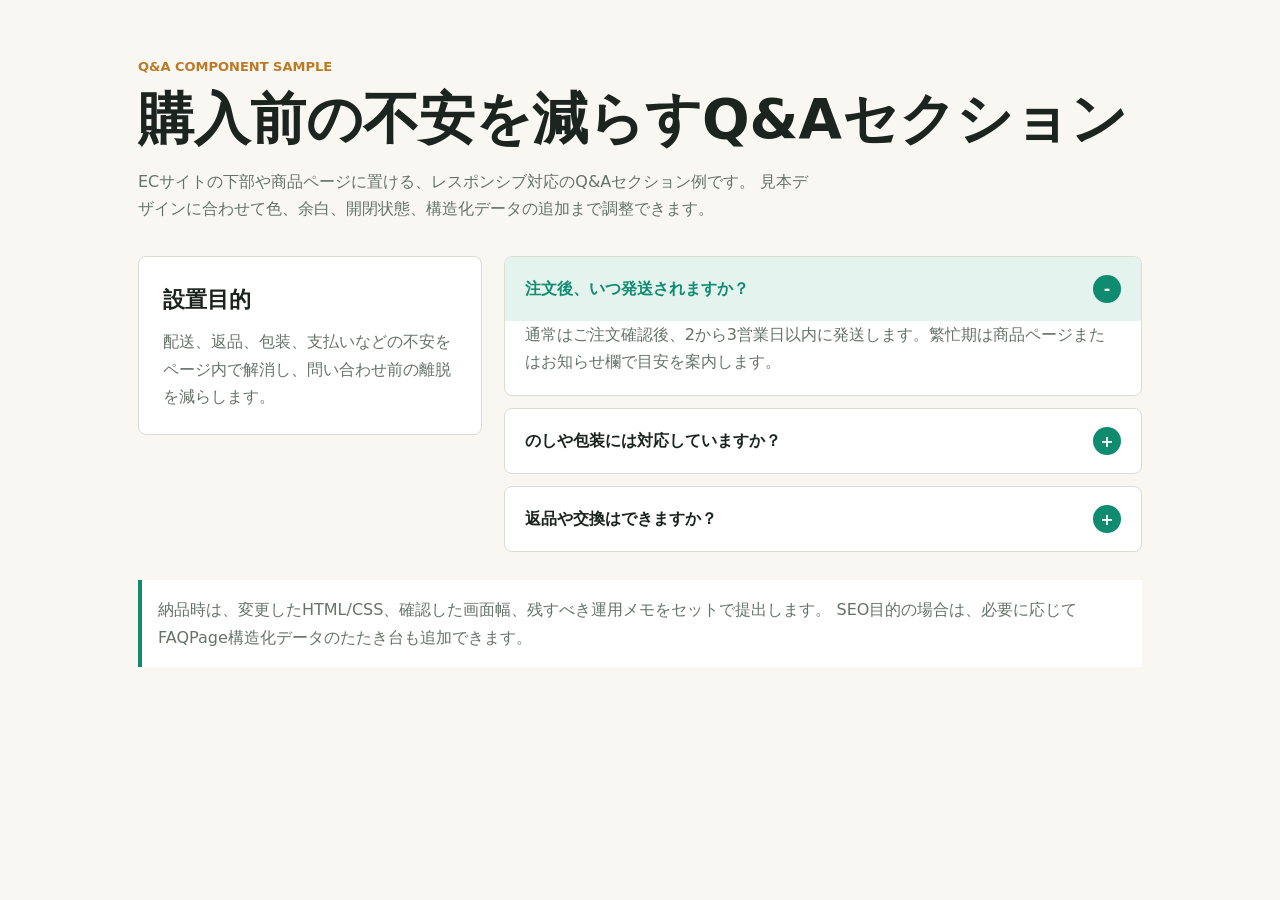
<file: samples/ec-qa-section.html>
<!doctype html>
<html lang="ja">
  <head>
    <meta charset="utf-8" />
    <meta name="viewport" content="width=device-width, initial-scale=1" />
    <title>ECサイト向けQ&Aセクション実装サンプル</title>
    <script type="application/ld+json">
      {
        "@context": "https://schema.org",
        "@type": "FAQPage",
        "mainEntity": [
          {
            "@type": "Question",
            "name": "注文後、いつ発送されますか？",
            "acceptedAnswer": {
              "@type": "Answer",
              "text": "通常はご注文確認後、2から3営業日以内に発送します。繁忙期は商品ページまたはお知らせ欄で目安を案内します。"
            }
          },
          {
            "@type": "Question",
            "name": "のしや包装には対応していますか？",
            "acceptedAnswer": {
              "@type": "Answer",
              "text": "商品ごとに対応可否が異なるため、対象商品の説明欄に表示します。必要に応じて注文フォームに選択欄を追加できます。"
            }
          },
          {
            "@type": "Question",
            "name": "返品や交換はできますか？",
            "acceptedAnswer": {
              "@type": "Answer",
              "text": "商品到着後の状態確認を前提に、ショップ規定に沿って案内します。条件を短く明記すると、購入前の不安を減らせます。"
            }
          }
        ]
      }
    </script>
    <style>
      :root {
        --ink: #1c241f;
        --muted: #657369;
        --line: #d9ded5;
        --paper: #f8f7f2;
        --panel: #ffffff;
        --accent: #0f8b6f;
        --accent-soft: #e4f3ee;
        --gold: #bc7a28;
      }

      * {
        box-sizing: border-box;
      }

      body {
        margin: 0;
        color: var(--ink);
        background: var(--paper);
        font-family:
          system-ui,
          -apple-system,
          BlinkMacSystemFont,
          "Segoe UI",
          sans-serif;
        line-height: 1.7;
      }

      .wrap {
        max-width: 1040px;
        margin: 0 auto;
        padding: 56px 18px;
      }

      .section-label {
        margin: 0 0 10px;
        color: var(--gold);
        font-size: 13px;
        font-weight: 800;
      }

      h1 {
        margin: 0;
        font-size: clamp(30px, 6vw, 56px);
        line-height: 1.1;
        letter-spacing: 0;
      }

      .lead {
        max-width: 680px;
        margin: 18px 0 34px;
        color: var(--muted);
      }

      .qa-layout {
        display: grid;
        grid-template-columns: minmax(220px, 0.7fr) minmax(0, 1.3fr);
        gap: 22px;
        align-items: start;
      }

      .summary {
        padding: 24px;
        border: 1px solid var(--line);
        border-radius: 8px;
        background: var(--panel);
      }

      .summary strong {
        display: block;
        margin-bottom: 10px;
        font-size: 22px;
      }

      .summary p {
        margin: 0;
        color: var(--muted);
      }

      .qa-list {
        display: grid;
        gap: 12px;
      }

      details {
        border: 1px solid var(--line);
        border-radius: 8px;
        background: var(--panel);
        overflow: hidden;
      }

      summary {
        display: flex;
        justify-content: space-between;
        gap: 18px;
        padding: 18px 20px;
        cursor: pointer;
        font-weight: 800;
        list-style: none;
      }

      summary::-webkit-details-marker {
        display: none;
      }

      summary::after {
        content: "+";
        flex: 0 0 auto;
        display: grid;
        place-items: center;
        width: 28px;
        height: 28px;
        border-radius: 999px;
        color: #ffffff;
        background: var(--accent);
      }

      details[open] summary {
        color: var(--accent);
        background: var(--accent-soft);
      }

      details[open] summary::after {
        content: "-";
      }

      .answer {
        padding: 0 20px 20px;
        color: var(--muted);
      }

      .note {
        margin-top: 28px;
        padding: 16px;
        border-left: 4px solid var(--accent);
        background: #ffffff;
        color: var(--muted);
      }

      @media (max-width: 760px) {
        .qa-layout {
          grid-template-columns: 1fr;
        }

        summary {
          align-items: center;
        }
      }
    </style>
  </head>
  <body>
    <main class="wrap">
      <p class="section-label">Q&A COMPONENT SAMPLE</p>
      <h1>購入前の不安を減らすQ&Aセクション</h1>
      <p class="lead">
        ECサイトの下部や商品ページに置ける、レスポンシブ対応のQ&Aセクション例です。
        見本デザインに合わせて色、余白、開閉状態、構造化データの追加まで調整できます。
      </p>

      <section class="qa-layout" aria-label="よくある質問">
        <aside class="summary">
          <strong>設置目的</strong>
          <p>配送、返品、包装、支払いなどの不安をページ内で解消し、問い合わせ前の離脱を減らします。</p>
        </aside>

        <div class="qa-list">
          <details open>
            <summary>注文後、いつ発送されますか？</summary>
            <div class="answer">
              通常はご注文確認後、2から3営業日以内に発送します。繁忙期は商品ページまたはお知らせ欄で目安を案内します。
            </div>
          </details>
          <details>
            <summary>のしや包装には対応していますか？</summary>
            <div class="answer">
              商品ごとに対応可否が異なるため、対象商品の説明欄に表示します。必要に応じて注文フォームに選択欄を追加できます。
            </div>
          </details>
          <details>
            <summary>返品や交換はできますか？</summary>
            <div class="answer">
              商品到着後の状態確認を前提に、ショップ規定に沿って案内します。条件を短く明記すると、購入前の不安を減らせます。
            </div>
          </details>
        </div>
      </section>

      <p class="note">
        納品時は、変更したHTML/CSS、確認した画面幅、残すべき運用メモをセットで提出します。
        SEO目的の場合は、必要に応じてFAQPage構造化データのたたき台も追加できます。
      </p>
    </main>
  </body>
</html>
</file>
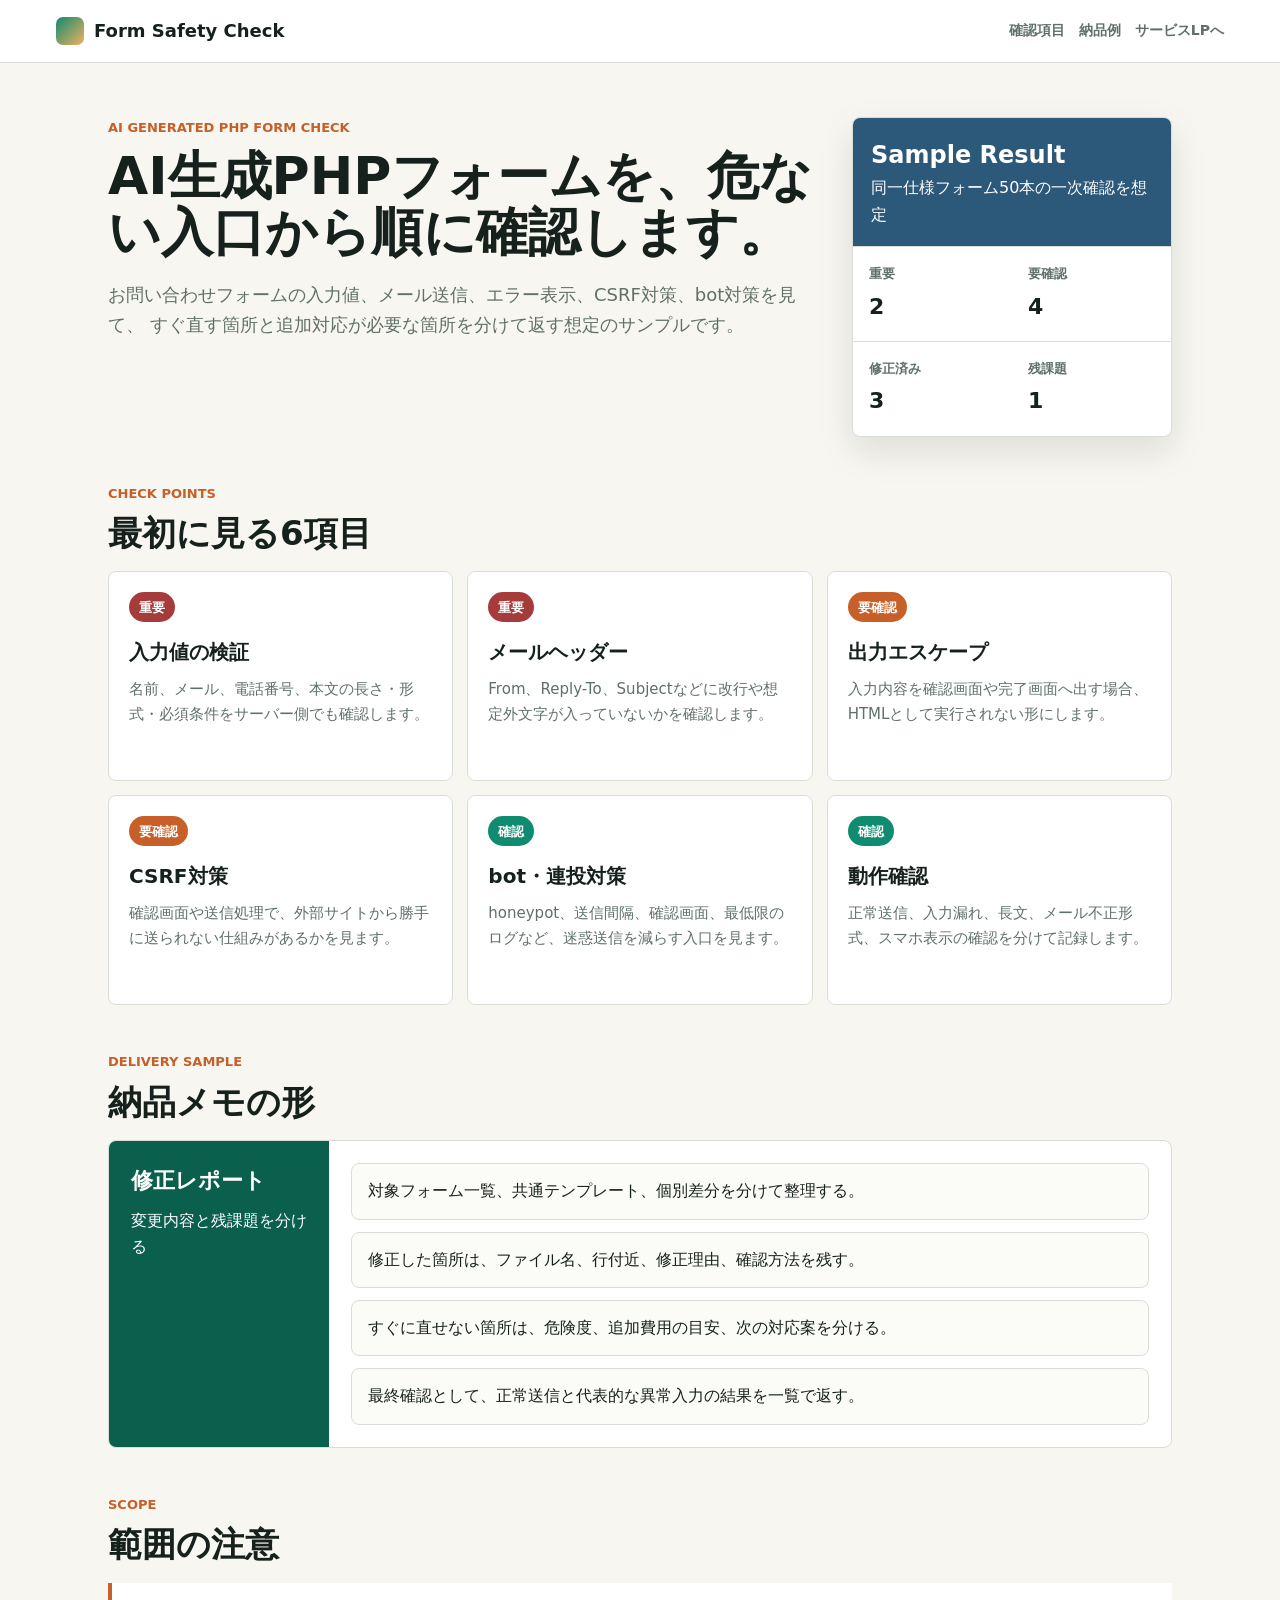
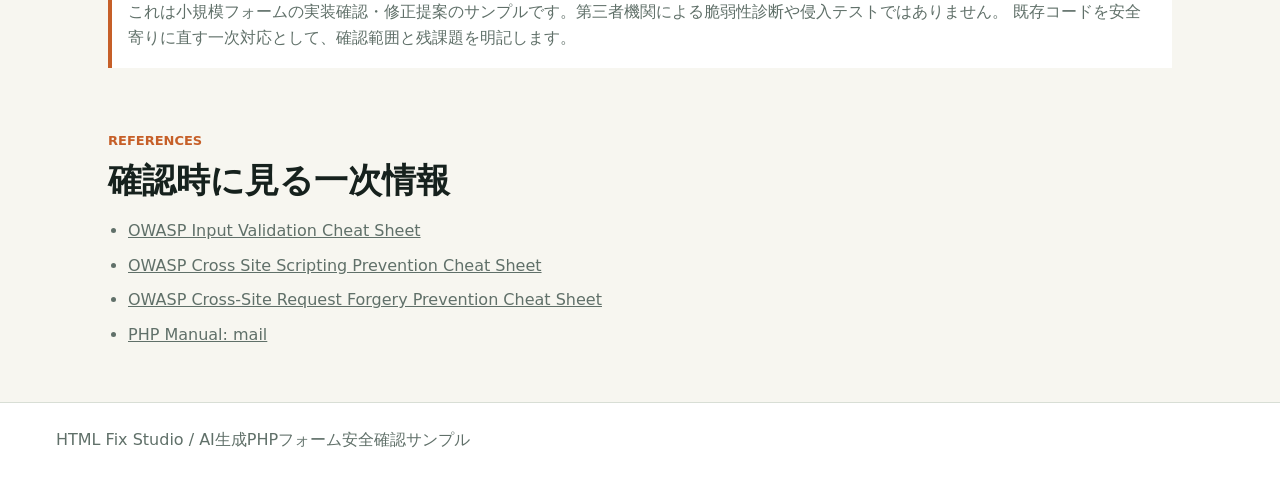
<file: samples/php-form-security-checklist.html>
<!doctype html>
<html lang="ja">
  <head>
    <meta charset="utf-8" />
    <meta name="viewport" content="width=device-width, initial-scale=1" />
    <title>AI生成PHPフォーム安全確認サンプル</title>
    <link
      rel="icon"
      href='data:image/svg+xml,<svg xmlns="http://www.w3.org/2000/svg" viewBox="0 0 32 32"><rect x="5" y="7" width="22" height="18" rx="4" fill="%230f8b6f"/><path d="M10 14h12M10 18h8" stroke="white" stroke-width="2" stroke-linecap="round"/></svg>'
    />
    <style>
      :root {
        --ink: #16211d;
        --muted: #607069;
        --paper: #f7f6f0;
        --panel: #ffffff;
        --line: #d8ded5;
        --accent: #0f8b6f;
        --accent-dark: #0a5f4d;
        --blue: #2c587a;
        --warn: #c65f28;
        --danger: #a63b3b;
      }

      * {
        box-sizing: border-box;
      }

      body {
        margin: 0;
        color: var(--ink);
        background: var(--paper);
        font-family:
          system-ui,
          -apple-system,
          BlinkMacSystemFont,
          "Segoe UI",
          sans-serif;
        line-height: 1.65;
      }

      a {
        color: inherit;
      }

      .wrap {
        max-width: 1100px;
        margin: 0 auto;
        padding: 54px 18px;
      }

      .topbar {
        display: flex;
        justify-content: space-between;
        align-items: center;
        gap: 20px;
        padding: 16px min(5vw, 56px);
        border-bottom: 1px solid var(--line);
        background: #ffffff;
      }

      .brand {
        display: inline-flex;
        align-items: center;
        gap: 10px;
        font-size: 18px;
        font-weight: 900;
        text-decoration: none;
      }

      .brand-mark {
        width: 28px;
        height: 28px;
        border-radius: 7px;
        background:
          linear-gradient(135deg, var(--accent), #f0b15f),
          var(--accent);
      }

      .topbar nav {
        display: flex;
        flex-wrap: wrap;
        gap: 14px;
        color: var(--muted);
        font-size: 14px;
        font-weight: 800;
      }

      .topbar a {
        text-decoration: none;
      }

      .label {
        margin: 0 0 10px;
        color: var(--warn);
        font-size: 13px;
        font-weight: 900;
      }

      h1,
      h2,
      h3,
      p,
      li {
        overflow-wrap: anywhere;
      }

      h1 {
        max-width: 820px;
        margin: 0;
        font-size: 52px;
        line-height: 1.08;
      }

      .lead {
        max-width: 760px;
        margin: 20px 0 0;
        color: var(--muted);
        font-size: 18px;
      }

      .hero-grid {
        display: grid;
        grid-template-columns: minmax(0, 1fr) 320px;
        gap: 28px;
        align-items: start;
      }

      .summary-card {
        border: 1px solid var(--line);
        border-radius: 8px;
        background: var(--panel);
        box-shadow: 0 14px 36px rgba(20, 31, 25, 0.11);
        overflow: hidden;
      }

      .summary-card header {
        padding: 18px;
        color: #ffffff;
        background: var(--blue);
      }

      .summary-card strong {
        display: block;
        font-size: 24px;
      }

      .summary-card dl {
        display: grid;
        grid-template-columns: 1fr 1fr;
        gap: 0;
        margin: 0;
      }

      .summary-card div {
        padding: 16px;
        border-top: 1px solid var(--line);
      }

      .summary-card dt {
        color: var(--muted);
        font-size: 13px;
        font-weight: 900;
      }

      .summary-card dd {
        margin: 4px 0 0;
        font-size: 22px;
        font-weight: 900;
      }

      .section {
        padding: 46px 0 0;
      }

      .section h2 {
        margin: 0 0 18px;
        font-size: 34px;
        line-height: 1.16;
      }

      .check-grid {
        display: grid;
        grid-template-columns: repeat(3, minmax(0, 1fr));
        gap: 14px;
      }

      .check {
        min-height: 210px;
        padding: 20px;
        border: 1px solid var(--line);
        border-radius: 8px;
        background: #ffffff;
      }

      .check .state {
        display: inline-flex;
        align-items: center;
        min-height: 30px;
        padding: 4px 10px;
        border-radius: 999px;
        color: #ffffff;
        background: var(--accent);
        font-size: 13px;
        font-weight: 900;
      }

      .check .state.warn {
        background: var(--warn);
      }

      .check .state.danger {
        background: var(--danger);
      }

      .check h3 {
        margin: 14px 0 8px;
        font-size: 20px;
      }

      .check p {
        margin: 0;
        color: var(--muted);
        font-size: 15px;
      }

      .report {
        display: grid;
        grid-template-columns: 220px minmax(0, 1fr);
        border: 1px solid var(--line);
        border-radius: 8px;
        background: #ffffff;
        overflow: hidden;
      }

      .report aside {
        padding: 22px;
        color: #ffffff;
        background: var(--accent-dark);
      }

      .report aside strong {
        display: block;
        margin-bottom: 8px;
        font-size: 22px;
      }

      .report-body {
        padding: 22px;
      }

      .report-body ul {
        display: grid;
        gap: 12px;
        margin: 0;
        padding: 0;
        list-style: none;
      }

      .report-body li {
        padding: 14px 16px;
        border: 1px solid var(--line);
        border-radius: 8px;
        background: #fbfbf7;
      }

      .note {
        padding: 16px;
        border-left: 4px solid var(--warn);
        background: #ffffff;
        color: var(--muted);
      }

      .refs {
        display: grid;
        gap: 8px;
        margin: 0;
        padding-left: 20px;
        color: var(--muted);
      }

      .footer {
        padding: 24px min(5vw, 56px);
        border-top: 1px solid var(--line);
        background: #ffffff;
        color: var(--muted);
      }

      @media (max-width: 860px) {
        .hero-grid,
        .check-grid,
        .report {
          grid-template-columns: 1fr;
        }
      }

      @media (max-width: 620px) {
        .topbar {
          align-items: flex-start;
          flex-direction: column;
        }

        h1 {
          font-size: 36px;
        }

        .summary-card dl {
          grid-template-columns: 1fr;
        }
      }
    </style>
  </head>
  <body>
    <header class="topbar">
      <a class="brand" href="#top" aria-label="ページ先頭へ">
        <span class="brand-mark" aria-hidden="true"></span>
        <span>Form Safety Check</span>
      </a>
      <nav aria-label="ページ内メニュー">
        <a href="#checks">確認項目</a>
        <a href="#report">納品例</a>
        <a href="../">サービスLPへ</a>
      </nav>
    </header>

    <main id="top" class="wrap">
      <section class="hero-grid">
        <div>
          <p class="label">AI GENERATED PHP FORM CHECK</p>
          <h1>AI生成PHPフォームを、危ない入口から順に確認します。</h1>
          <p class="lead">
            お問い合わせフォームの入力値、メール送信、エラー表示、CSRF対策、bot対策を見て、
            すぐ直す箇所と追加対応が必要な箇所を分けて返す想定のサンプルです。
          </p>
        </div>
        <aside class="summary-card" aria-label="チェック結果の例">
          <header>
            <strong>Sample Result</strong>
            <span>同一仕様フォーム50本の一次確認を想定</span>
          </header>
          <dl>
            <div>
              <dt>重要</dt>
              <dd>2</dd>
            </div>
            <div>
              <dt>要確認</dt>
              <dd>4</dd>
            </div>
            <div>
              <dt>修正済み</dt>
              <dd>3</dd>
            </div>
            <div>
              <dt>残課題</dt>
              <dd>1</dd>
            </div>
          </dl>
        </aside>
      </section>

      <section id="checks" class="section">
        <p class="label">CHECK POINTS</p>
        <h2>最初に見る6項目</h2>
        <div class="check-grid">
          <article class="check">
            <span class="state danger">重要</span>
            <h3>入力値の検証</h3>
            <p>名前、メール、電話番号、本文の長さ・形式・必須条件をサーバー側でも確認します。</p>
          </article>
          <article class="check">
            <span class="state danger">重要</span>
            <h3>メールヘッダー</h3>
            <p>From、Reply-To、Subjectなどに改行や想定外文字が入っていないかを確認します。</p>
          </article>
          <article class="check">
            <span class="state warn">要確認</span>
            <h3>出力エスケープ</h3>
            <p>入力内容を確認画面や完了画面へ出す場合、HTMLとして実行されない形にします。</p>
          </article>
          <article class="check">
            <span class="state warn">要確認</span>
            <h3>CSRF対策</h3>
            <p>確認画面や送信処理で、外部サイトから勝手に送られない仕組みがあるかを見ます。</p>
          </article>
          <article class="check">
            <span class="state">確認</span>
            <h3>bot・連投対策</h3>
            <p>honeypot、送信間隔、確認画面、最低限のログなど、迷惑送信を減らす入口を見ます。</p>
          </article>
          <article class="check">
            <span class="state">確認</span>
            <h3>動作確認</h3>
            <p>正常送信、入力漏れ、長文、メール不正形式、スマホ表示の確認を分けて記録します。</p>
          </article>
        </div>
      </section>

      <section id="report" class="section">
        <p class="label">DELIVERY SAMPLE</p>
        <h2>納品メモの形</h2>
        <div class="report">
          <aside>
            <strong>修正レポート</strong>
            <span>変更内容と残課題を分ける</span>
          </aside>
          <div class="report-body">
            <ul>
              <li>対象フォーム一覧、共通テンプレート、個別差分を分けて整理する。</li>
              <li>修正した箇所は、ファイル名、行付近、修正理由、確認方法を残す。</li>
              <li>すぐに直せない箇所は、危険度、追加費用の目安、次の対応案を分ける。</li>
              <li>最終確認として、正常送信と代表的な異常入力の結果を一覧で返す。</li>
            </ul>
          </div>
        </div>
      </section>

      <section class="section">
        <p class="label">SCOPE</p>
        <h2>範囲の注意</h2>
        <p class="note">
          これは小規模フォームの実装確認・修正提案のサンプルです。第三者機関による脆弱性診断や侵入テストではありません。
          既存コードを安全寄りに直す一次対応として、確認範囲と残課題を明記します。
        </p>
      </section>

      <section class="section">
        <p class="label">REFERENCES</p>
        <h2>確認時に見る一次情報</h2>
        <ul class="refs">
          <li><a href="https://cheatsheetseries.owasp.org/cheatsheets/Input_Validation_Cheat_Sheet.html">OWASP Input Validation Cheat Sheet</a></li>
          <li><a href="https://cheatsheetseries.owasp.org/cheatsheets/Cross_Site_Scripting_Prevention_Cheat_Sheet.html">OWASP Cross Site Scripting Prevention Cheat Sheet</a></li>
          <li><a href="https://cheatsheetseries.owasp.org/cheatsheets/Cross_Site_Request_Forgery_Prevention_Cheat_Sheet.html">OWASP Cross-Site Request Forgery Prevention Cheat Sheet</a></li>
          <li><a href="https://www.php.net/manual/en/function.mail.php">PHP Manual: mail</a></li>
        </ul>
      </section>
    </main>

    <footer class="footer">
      HTML Fix Studio / AI生成PHPフォーム安全確認サンプル
    </footer>
  </body>
</html>
</file>
<file: styles.css>
:root {
  --ink: #0b1014;
  --muted: #5a636b;
  --paper: #f5f3ee;
  --panel: #ffffff;
  --dark: #07130e;
  --dark-2: #10231b;
  --line: #d8ddd5;
  --green: #0f8b6f;
  --green-dark: #08624f;
  --orange: #e26f2a;
  --blue: #183456;
  --shadow: 0 22px 60px rgba(7, 19, 14, 0.13);
}

* {
  box-sizing: border-box;
}

html {
  scroll-behavior: smooth;
}

body {
  margin: 0;
  color: var(--ink);
  background: var(--paper);
  font-family:
    Inter,
    ui-sans-serif,
    system-ui,
    -apple-system,
    BlinkMacSystemFont,
    "Segoe UI",
    sans-serif;
  line-height: 1.65;
}

a {
  color: inherit;
}

img {
  display: block;
  max-width: 100%;
}

.topbar {
  position: sticky;
  top: 0;
  z-index: 10;
  display: flex;
  align-items: center;
  justify-content: space-between;
  gap: 20px;
  padding: 18px clamp(20px, 5vw, 72px);
  color: #fff8e8;
  background: rgba(7, 19, 14, 0.92);
  border-bottom: 1px solid rgba(255, 255, 255, 0.1);
  backdrop-filter: blur(14px);
}

.brand,
nav {
  display: inline-flex;
  align-items: center;
}

.brand {
  gap: 12px;
  font-weight: 850;
  text-decoration: none;
}

.brand-mark {
  width: 26px;
  height: 26px;
  border-radius: 7px;
  background: linear-gradient(135deg, var(--green), #f0b45c);
  box-shadow: 0 0 0 3px rgba(255, 255, 255, 0.12);
}

nav {
  gap: 22px;
  color: rgba(255, 248, 232, 0.78);
  font-size: 14px;
  font-weight: 750;
}

nav a {
  text-decoration: none;
}

nav a:hover {
  color: #ffffff;
}

.hero {
  display: grid;
  grid-template-columns: minmax(0, 1.05fr) minmax(360px, 0.75fr);
  gap: clamp(28px, 5vw, 72px);
  align-items: center;
  padding: clamp(52px, 6vw, 82px) clamp(20px, 5vw, 72px) clamp(58px, 7vw, 94px);
  color: #fff8e8;
  background:
    linear-gradient(120deg, rgba(7, 19, 14, 0.98), rgba(16, 35, 27, 0.94)),
    var(--dark);
}

.hero-copy {
  max-width: 760px;
}

.eyebrow {
  margin: 0 0 14px;
  color: var(--orange);
  font-size: 13px;
  font-weight: 900;
  letter-spacing: 0.04em;
  text-transform: uppercase;
}

h1,
h2,
h3,
p,
li,
input,
textarea,
select,
button {
  overflow-wrap: anywhere;
}

h1 {
  margin: 0;
  max-width: 820px;
  font-size: clamp(48px, 6vw, 78px);
  font-weight: 900;
  line-height: 0.98;
  letter-spacing: 0;
}

.lede {
  max-width: 720px;
  margin: 28px 0 0;
  color: rgba(255, 248, 232, 0.82);
  font-size: clamp(18px, 2vw, 23px);
}

.hero-actions,
.request-actions {
  display: flex;
  flex-wrap: wrap;
  gap: 12px;
  align-items: center;
  margin-top: 30px;
}

.button {
  display: inline-flex;
  align-items: center;
  justify-content: center;
  min-height: 48px;
  padding: 13px 19px;
  border: 0;
  border-radius: 8px;
  font: inherit;
  font-weight: 850;
  text-decoration: none;
  cursor: pointer;
  transition:
    transform 160ms ease,
    background 160ms ease,
    color 160ms ease;
}

.button:hover {
  transform: translateY(-1px);
}

.button.primary {
  color: #ffffff;
  background: var(--green);
}

.button.primary:hover {
  background: var(--green-dark);
}

.button.secondary {
  color: #fff8e8;
  background: rgba(255, 255, 255, 0.1);
  box-shadow: inset 0 0 0 1px rgba(255, 255, 255, 0.18);
}

.hero-metrics {
  display: grid;
  grid-template-columns: repeat(3, minmax(0, 1fr));
  gap: 14px;
  max-width: 720px;
  margin: 42px 0 0;
}

.hero-metrics div {
  padding-top: 16px;
  border-top: 1px solid rgba(255, 248, 232, 0.2);
}

.hero-metrics dt {
  font-size: 22px;
  font-weight: 900;
}

.hero-metrics dd {
  margin: 4px 0 0;
  color: rgba(255, 248, 232, 0.65);
  font-size: 13px;
  font-weight: 750;
}

.hero-visual {
  margin: 0;
  padding: 18px;
  border: 1px solid rgba(255, 255, 255, 0.15);
  border-radius: 24px;
  background: rgba(255, 255, 255, 0.08);
  box-shadow: 0 28px 80px rgba(0, 0, 0, 0.3);
}

.hero-visual img {
  overflow: hidden;
  border-radius: 14px;
  background: #fff;
}

.hero-visual figcaption {
  margin-top: 14px;
  color: rgba(255, 248, 232, 0.7);
  font-size: 13px;
}

.market-strip {
  display: flex;
  flex-wrap: wrap;
  gap: 10px;
  padding: 20px clamp(20px, 5vw, 72px);
  background: var(--panel);
  border-bottom: 1px solid var(--line);
}

.market-strip span {
  padding: 8px 11px;
  border: 1px solid var(--line);
  border-radius: 999px;
  color: var(--muted);
  background: #fbfbf8;
  font-size: 13px;
  font-weight: 800;
}

.section {
  padding: clamp(64px, 8vw, 110px) clamp(20px, 5vw, 72px);
}

.section-head {
  max-width: 850px;
  margin-bottom: 34px;
}

.section h2 {
  margin: 0;
  max-width: 900px;
  font-size: clamp(34px, 5vw, 62px);
  font-weight: 900;
  line-height: 1.03;
  letter-spacing: 0;
}

.section-head p:not(.eyebrow) {
  max-width: 760px;
  margin: 18px 0 0;
  color: var(--muted);
  font-size: 18px;
}

.package-section {
  background: var(--paper);
}

.package-grid,
.proof-grid,
.trust-grid {
  display: grid;
  grid-template-columns: repeat(3, minmax(0, 1fr));
  gap: 18px;
}

.package-card {
  display: flex;
  flex-direction: column;
  gap: 14px;
  min-height: 390px;
  padding: 28px;
  border: 1px solid var(--line);
  border-radius: 16px;
  background: var(--panel);
  box-shadow: var(--shadow);
}

.package-card.featured {
  border-color: rgba(15, 139, 111, 0.45);
}

.package-kicker {
  margin: 0;
  color: var(--orange);
  font-size: 12px;
  font-weight: 900;
  text-transform: uppercase;
}

.package-price {
  color: var(--green-dark);
  font-size: 42px;
  font-weight: 950;
  line-height: 1;
}

.package-card h3,
.package-card p,
.package-card ul {
  margin: 0;
}

.package-card h3 {
  font-size: 25px;
  line-height: 1.12;
}

.package-card p,
.package-card li {
  color: var(--muted);
}

.package-card ul {
  display: grid;
  gap: 8px;
  padding-left: 18px;
}

.package-card .button {
  width: 100%;
  margin-top: auto;
}

.package-card .button + .email-package {
  margin-top: -4px;
}

.email-package {
  color: var(--green-dark);
  background: rgba(15, 139, 111, 0.08);
  box-shadow: inset 0 0 0 1px rgba(15, 139, 111, 0.18);
}

.email-package:hover {
  background: rgba(15, 139, 111, 0.13);
}

.proof-section {
  background: #ffffff;
}

.proof-grid {
  grid-template-columns: repeat(4, minmax(0, 1fr));
}

.proof-link {
  display: grid;
  gap: 16px;
  min-height: 210px;
  padding: 24px;
  border: 1px solid var(--line);
  border-radius: 14px;
  color: inherit;
  background: #f8f8f4;
  text-decoration: none;
}

.proof-link:hover {
  border-color: rgba(15, 139, 111, 0.55);
  transform: translateY(-1px);
}

.proof-link span {
  color: var(--orange);
  font-weight: 950;
}

.proof-link strong {
  font-size: 24px;
  line-height: 1.1;
}

.proof-link em {
  color: var(--muted);
  font-style: normal;
  font-weight: 750;
}

.fit-section {
  background:
    linear-gradient(180deg, #ffffff 0%, #f5f3ee 100%);
}

.fit-grid {
  display: grid;
  grid-template-columns: repeat(4, minmax(0, 1fr));
  gap: 0;
  border-top: 1px solid var(--line);
  border-bottom: 1px solid var(--line);
}

.fit-grid article {
  display: grid;
  align-content: start;
  gap: 12px;
  min-height: 230px;
  padding: 26px 22px;
  border-right: 1px solid var(--line);
}

.fit-grid article:last-child {
  border-right: 0;
}

.fit-grid span {
  color: var(--orange);
  font-size: 13px;
  font-weight: 950;
}

.fit-grid h3,
.fit-grid p {
  margin: 0;
}

.fit-grid h3 {
  font-size: 24px;
  line-height: 1.08;
}

.fit-grid p {
  color: var(--muted);
}

.workflow-section {
  background: var(--blue);
}

.workflow-panel {
  display: grid;
  grid-template-columns: minmax(0, 0.8fr) minmax(0, 1.2fr);
  gap: 36px;
  align-items: start;
  color: #fff8e8;
}

.workflow-panel h2 {
  color: #fff8e8;
}

.workflow-list {
  display: grid;
  gap: 16px;
  margin: 0;
  padding: 0;
  list-style: none;
  counter-reset: workflow;
}

.workflow-list li {
  display: grid;
  grid-template-columns: 44px minmax(0, 1fr);
  gap: 18px;
  color: rgba(255, 248, 232, 0.82);
}

.workflow-list li::before {
  counter-increment: workflow;
  content: counter(workflow);
  display: grid;
  place-items: center;
  width: 44px;
  height: 44px;
  border-radius: 8px;
  color: #ffffff;
  background: var(--green);
  font-weight: 900;
}

.workflow-list strong,
.workflow-list span {
  display: block;
  grid-column: 2;
}

.workflow-list strong {
  color: #fff8e8;
  font-size: 22px;
}

.trust-section {
  display: grid;
  grid-template-columns: minmax(0, 0.8fr) minmax(0, 1.2fr);
  gap: 36px;
  align-items: start;
  background: #ffffff;
}

.trust-grid {
  grid-template-columns: repeat(3, minmax(0, 1fr));
}

.trust-grid article {
  padding: 22px;
  border: 1px solid var(--line);
  border-radius: 14px;
  background: #fbfbf8;
}

.trust-grid strong {
  font-size: 22px;
}

.trust-grid p {
  margin: 12px 0 0;
  color: var(--muted);
}

.request {
  background: var(--paper);
}

.estimate-form {
  display: grid;
  grid-template-columns: repeat(2, minmax(0, 1fr));
  gap: 16px;
  max-width: 1040px;
}

.estimate-form label {
  display: grid;
  gap: 8px;
}

.estimate-form label:nth-last-child(-n + 3) {
  grid-column: 1 / -1;
}

.estimate-form span {
  color: var(--muted);
  font-size: 13px;
  font-weight: 850;
}

input,
select,
textarea {
  width: 100%;
  border: 1px solid var(--line);
  border-radius: 10px;
  padding: 13px 14px;
  color: var(--ink);
  background: #ffffff;
  font: inherit;
}

textarea {
  resize: vertical;
}

input:focus,
select:focus,
textarea:focus {
  outline: 3px solid rgba(15, 139, 111, 0.22);
  border-color: var(--green);
}

.request .button.secondary {
  color: var(--ink);
  background: #ffffff;
  box-shadow: inset 0 0 0 1px var(--line);
}

footer {
  display: flex;
  justify-content: space-between;
  gap: 18px;
  padding: 28px clamp(20px, 5vw, 72px);
  color: rgba(255, 248, 232, 0.72);
  background: var(--dark);
}

@media (max-width: 980px) {
  .hero,
  .workflow-panel,
  .trust-section {
    grid-template-columns: 1fr;
  }

  .package-grid,
  .proof-grid,
  .trust-grid,
  .fit-grid {
    grid-template-columns: 1fr;
  }

  .fit-grid article {
    min-height: 0;
    border-right: 0;
    border-bottom: 1px solid var(--line);
  }

  .fit-grid article:last-child {
    border-bottom: 0;
  }
}

@media (max-width: 720px) {
  .topbar {
    align-items: flex-start;
    flex-direction: column;
  }

  nav {
    width: 100%;
    overflow-x: auto;
    padding-bottom: 2px;
  }

  h1 {
    font-size: clamp(42px, 13vw, 54px);
  }

  .hero-metrics,
  .estimate-form {
    grid-template-columns: 1fr;
  }

  .hero-visual {
    padding: 10px;
    border-radius: 16px;
  }

  .section {
    padding-top: 58px;
    padding-bottom: 58px;
  }

  .workflow-list li {
    grid-template-columns: 1fr;
  }

  .workflow-list strong,
  .workflow-list span {
    grid-column: 1;
  }

  footer {
    flex-direction: column;
  }
}
</file>
